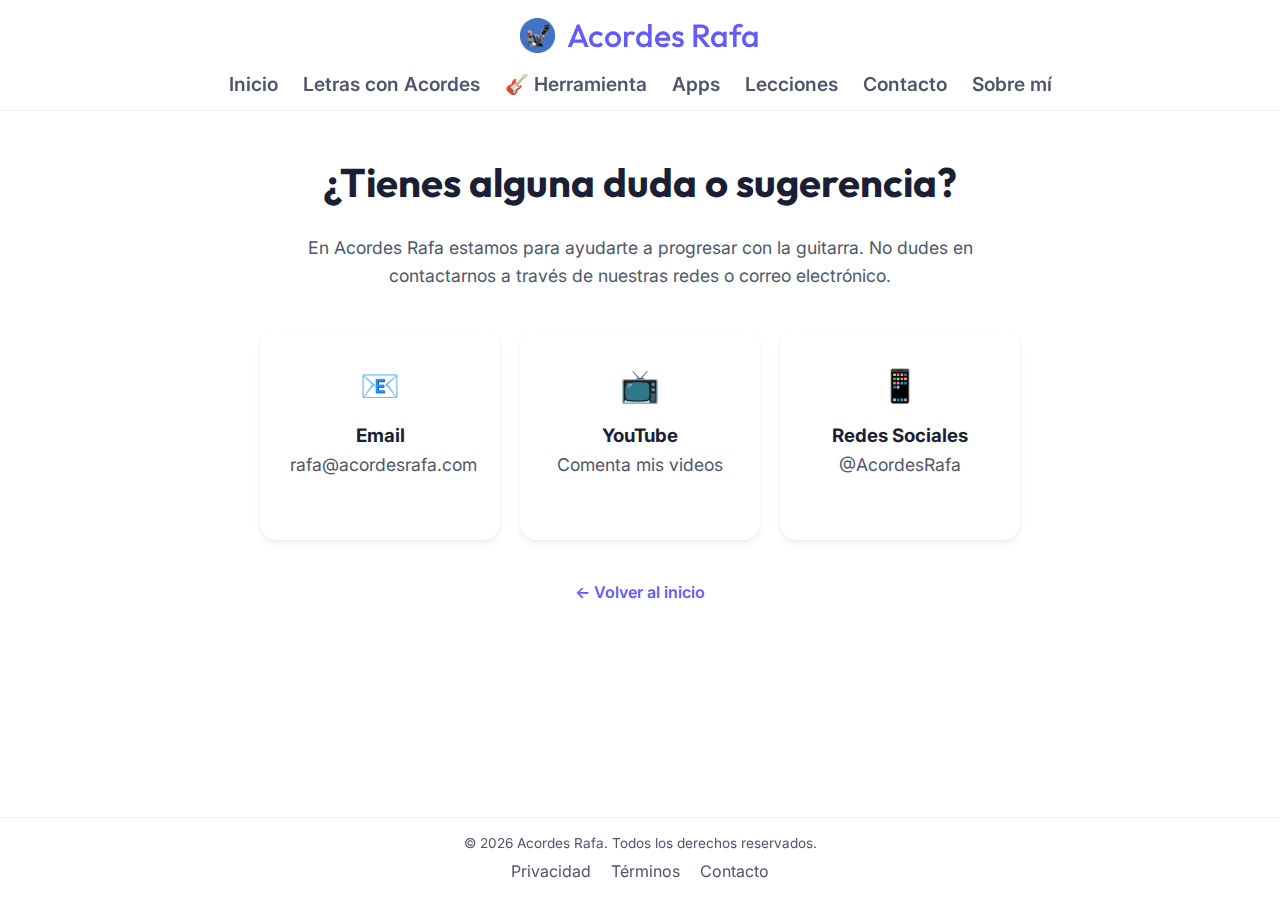
<file: contacto.html>
<!DOCTYPE html>
<html lang="es">
<head>
    <meta charset="UTF-8">
    <meta name="viewport" content="width=device-width, initial-scale=1.0">
    <title>Contacto | Acordes Rafa</title>
    <!-- Google AdSense -->
    <script async src="https://pagead2.googlesyndication.com/pagead/js/adsbygoogle.js?client=ca-pub-2394918736393015"
     crossorigin="anonymous"></script>
    <link rel="stylesheet" href="styles.css">
    <link rel="icon" href="Fondoapp.webp">
    <style>
        .contact-content {
            padding: 150px 20px 100px;
            max-width: 800px;
            margin: 0 auto;
            text-align: center;
        }
        .contact-content h1 {
            font-family: 'Outfit', sans-serif;
            font-size: 2.5rem;
            color: var(--text-dark);
            margin-bottom: 20px;
        }
        .contact-content p {
            font-size: 1.1rem;
            color: var(--text-muted);
            margin-bottom: 30px;
        }
        .contact-methods {
            display: grid;
            grid-template-columns: repeat(auto-fit, minmax(200px, 1fr));
            gap: 20px;
            margin-top: 40px;
        }
        .contact-card {
            background: white;
            padding: 30px;
            border-radius: 16px;
            box-shadow: var(--shadow-soft);
            text-decoration: none;
            color: var(--text-dark);
            transition: var(--transition);
        }
        .contact-card:hover {
            transform: translateY(-5px);
            box-shadow: var(--shadow-hover);
        }
        .contact-card i, .contact-card span {
            font-size: 2rem;
            display: block;
            margin-bottom: 10px;
        }
        .back-link {
            display: inline-block;
            margin-top: 40px;
            color: var(--stripe-blue);
            text-decoration: none;
            font-weight: 600;
        }
    </style>
</head>
<body>

    <header>
        <nav>
            <a href="index.html" class="logo">
                <img src="Fondoapp.webp" alt="Icono">
                Acordes Rafa
            </a>
            <ul class="nav-links">
                <li><a href="index.html#inicio">Inicio</a></li>
                <li><a href="acordes.html">Letras con Acordes</a></li>
                <li><a href="guitar-tool.html">🎸 Herramienta</a></li>
                <li><a href="index.html#apps">Apps</a></li>
                <li><a href="index.html#lecciones">Lecciones</a></li>
                <li><a href="contacto.html" class="active">Contacto</a></li>
                <li><a href="index.html#sobre-mi">Sobre mí</a></li>
            </ul>
        </nav>
    </header>

    <main class="contact-content">
        <h1>¿Tienes alguna duda o sugerencia?</h1>
        <p>En Acordes Rafa estamos para ayudarte a progresar con la guitarra. No dudes en contactarnos a través de nuestras redes o correo electrónico.</p>
        
        <div class="contact-methods">
            <a href="mailto:rafa@acordesrafa.com" class="contact-card">
                <span>📧</span>
                <h3>Email</h3>
                <p>rafa@acordesrafa.com</p>
            </a>
            <a href="https://www.youtube.com/@AcordesRafa" target="_blank" class="contact-card">
                <span>📺</span>
                <h3>YouTube</h3>
                <p>Comenta mis videos</p>
            </a>
            <a href="#" class="contact-card">
                <span>📱</span>
                <h3>Redes Sociales</h3>
                <p>@AcordesRafa</p>
            </a>
        </div>

        <a href="index.html" class="back-link">← Volver al inicio</a>
    </main>

    <footer>
        <div class="container">
            <p>&copy; 2026 Acordes Rafa. Todos los derechos reservados.</p>
            <div style="display: flex; justify-content: center; gap: 20px; margin-top: 5px;">
                <a href="privacidad.html" style="color: var(--text-muted); text-decoration: none;">Privacidad</a>
                <a href="terminos.html" style="color: var(--text-muted); text-decoration: none;">Términos</a>
                <a href="contacto.html" style="color: var(--text-muted); text-decoration: none;">Contacto</a>
            </div>
        </div>
    </footer>

</body>
</html>
</file>
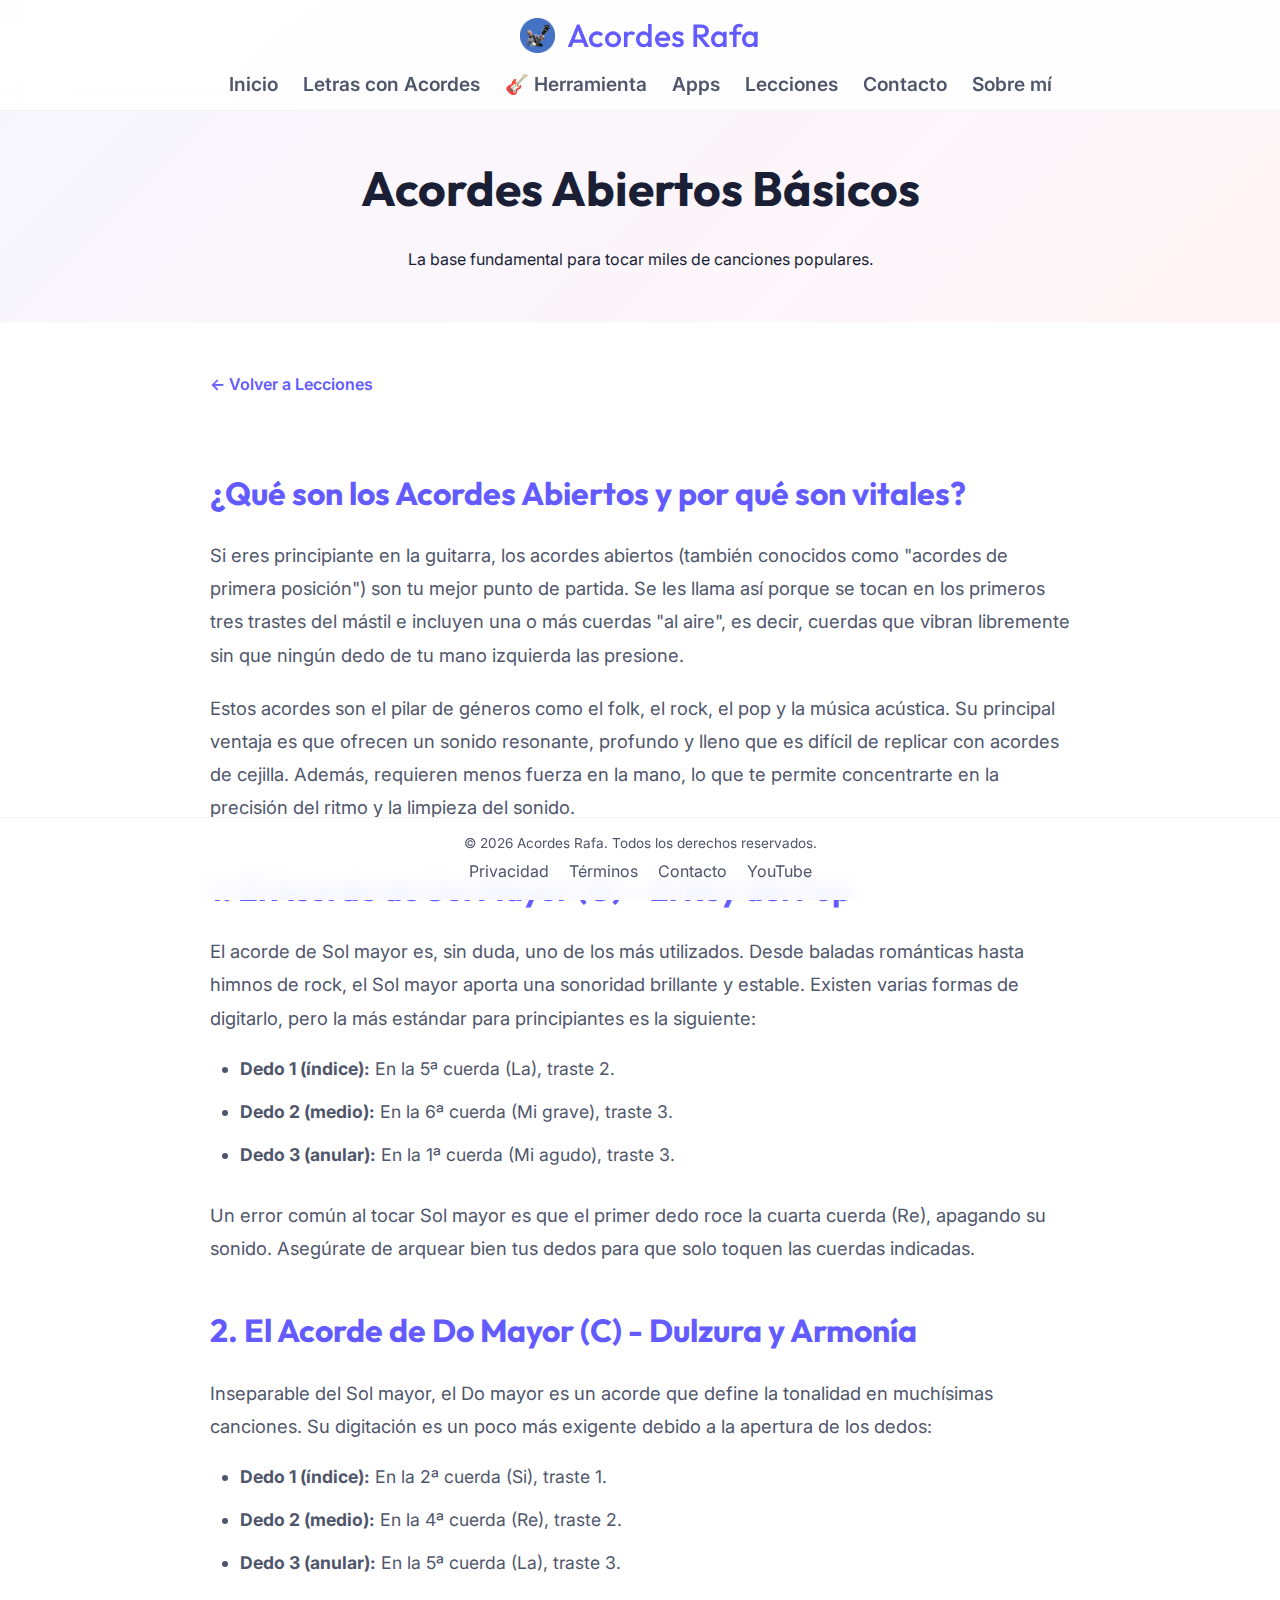
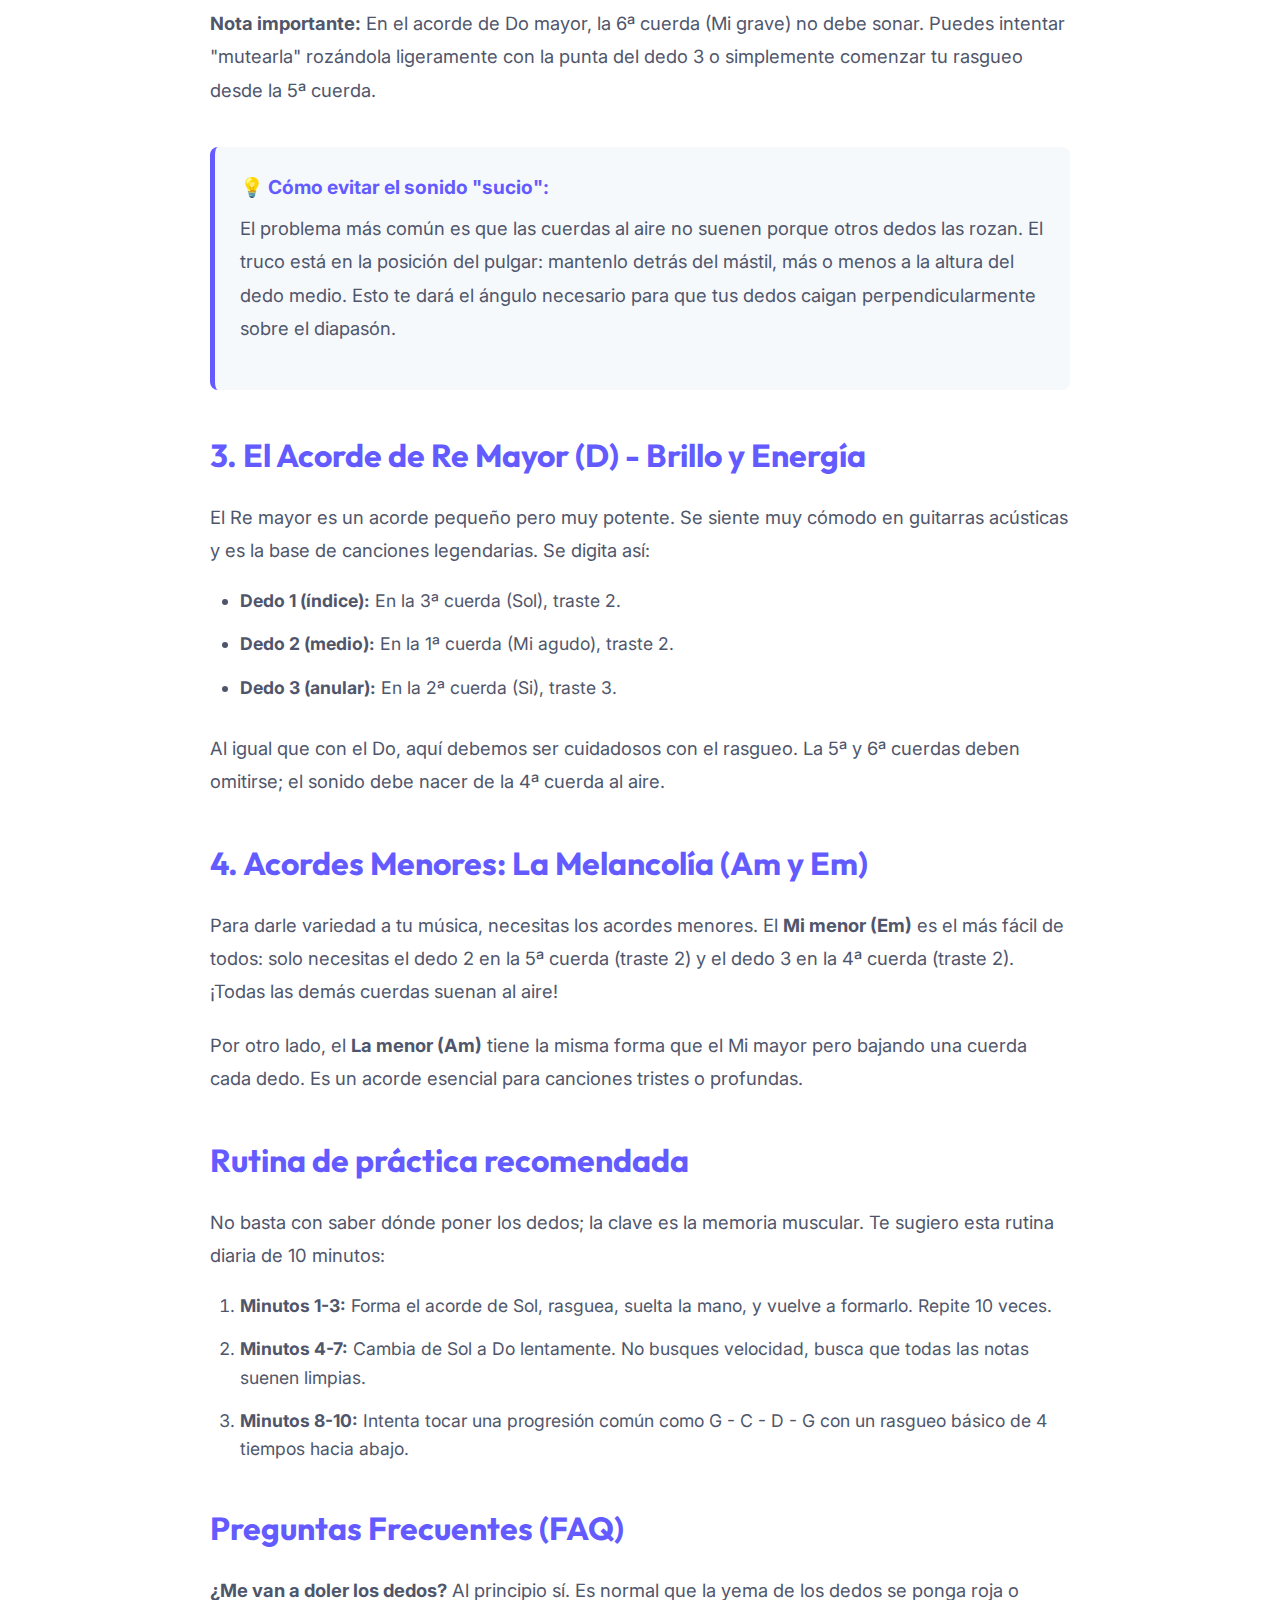
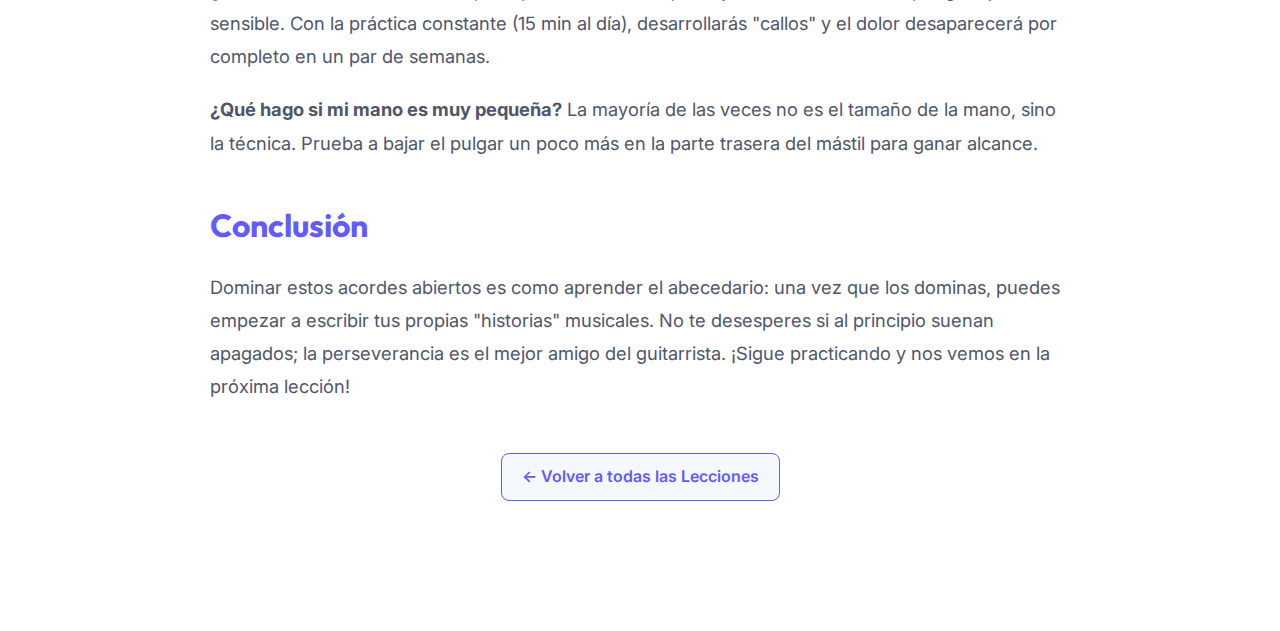
<file: leccion-acordes-abiertos.html>
<!DOCTYPE html>
<html lang="es">
<head>
    <meta charset="UTF-8">
    <meta name="viewport" content="width=device-width, initial-scale=1.0">
    <title>Acordes Abiertos Básicos | Acordes Rafa</title>
    <!-- Google AdSense -->
    <script async src="https://pagead2.googlesyndication.com/pagead/js/adsbygoogle.js?client=ca-pub-2394918736393015"
     crossorigin="anonymous"></script>
    <link rel="stylesheet" href="styles.css">
    <link rel="icon" href="Fondoapp.webp">
    <style>
        .lesson-header {
            padding: 150px 20px 50px;
            background: linear-gradient(135deg, rgba(99, 91, 255, 0.05) 0%, rgba(255, 56, 92, 0.05) 100%);
            text-align: center;
        }
        .lesson-header h1 {
            font-family: 'Outfit', sans-serif;
            font-size: 3rem;
            color: var(--text-dark);
            margin-bottom: 20px;
        }
        .lesson-content {
            max-width: 900px;
            margin: 0 auto;
            padding: 50px 20px 100px;
        }
        .lesson-content h2 {
            font-family: 'Outfit', sans-serif;
            font-size: 2rem;
            color: var(--stripe-blue);
            margin-top: 40px;
            margin-bottom: 20px;
        }
        .lesson-content p {
            font-size: 1.15rem;
            color: var(--text-muted);
            line-height: 1.8;
            margin-bottom: 20px;
        }
        .lesson-content ul, .lesson-content ol {
            margin-left: 30px;
            margin-bottom: 30px;
        }
        .lesson-content li {
            font-size: 1.1rem;
            color: var(--text-muted);
            margin-bottom: 15px;
        }
        .tip-box {
            background-color: var(--bg-secondary);
            border-left: 5px solid var(--stripe-blue);
            padding: 25px;
            border-radius: 8px;
            margin: 40px 0;
        }
        .tip-box h4 {
            color: var(--stripe-blue);
            margin-bottom: 10px;
            font-size: 1.2rem;
        }
        .back-btn {
            display: inline-flex;
            align-items: center;
            margin-bottom: 30px;
            color: var(--stripe-blue);
            text-decoration: none;
            font-weight: 600;
        }
    </style>
</head>
<body>

    <header>
        <nav>
            <a href="index.html" class="logo">
                <img src="Fondoapp.webp" alt="Icono">
                Acordes Rafa
            </a>
            <ul class="nav-links">
                <li><a href="index.html#inicio">Inicio</a></li>
                <li><a href="acordes.html">Letras con Acordes</a></li>
                <li><a href="guitar-tool.html">🎸 Herramienta</a></li>
                <li><a href="index.html#apps">Apps</a></li>
                <li><a href="index.html#lecciones">Lecciones</a></li>
                <li><a href="contacto.html">Contacto</a></li>
                <li><a href="index.html#sobre-mi">Sobre mí</a></li>
            </ul>
        </nav>
    </header>

    <div class="lesson-header">
        <h1>Acordes Abiertos Básicos</h1>
        <p>La base fundamental para tocar miles de canciones populares.</p>
    </div>

    <main class="lesson-content">
        <a href="index.html#lecciones" class="back-btn">← Volver a Lecciones</a>

        <h2>¿Qué son los Acordes Abiertos y por qué son vitales?</h2>
        <p>Si eres principiante en la guitarra, los acordes abiertos (también conocidos como "acordes de primera posición") son tu mejor punto de partida. Se les llama así porque se tocan en los primeros tres trastes del mástil e incluyen una o más cuerdas "al aire", es decir, cuerdas que vibran libremente sin que ningún dedo de tu mano izquierda las presione.</p>
        
        <p>Estos acordes son el pilar de géneros como el folk, el rock, el pop y la música acústica. Su principal ventaja es que ofrecen un sonido resonante, profundo y lleno que es difícil de replicar con acordes de cejilla. Además, requieren menos fuerza en la mano, lo que te permite concentrarte en la precisión del ritmo y la limpieza del sonido.</p>

        <h2>1. El Acorde de Sol Mayor (G) - El Rey del Pop</h2>
        <p>El acorde de Sol mayor es, sin duda, uno de los más utilizados. Desde baladas románticas hasta himnos de rock, el Sol mayor aporta una sonoridad brillante y estable. Existen varias formas de digitarlo, pero la más estándar para principiantes es la siguiente:</p>
        <ul>
            <li><strong>Dedo 1 (índice):</strong> En la 5ª cuerda (La), traste 2.</li>
            <li><strong>Dedo 2 (medio):</strong> En la 6ª cuerda (Mi grave), traste 3.</li>
            <li><strong>Dedo 3 (anular):</strong> En la 1ª cuerda (Mi agudo), traste 3.</li>
        </ul>
        <p>Un error común al tocar Sol mayor es que el primer dedo roce la cuarta cuerda (Re), apagando su sonido. Asegúrate de arquear bien tus dedos para que solo toquen las cuerdas indicadas.</p>

        <h2>2. El Acorde de Do Mayor (C) - Dulzura y Armonía</h2>
        <p>Inseparable del Sol mayor, el Do mayor es un acorde que define la tonalidad en muchísimas canciones. Su digitación es un poco más exigente debido a la apertura de los dedos:</p>
        <ul>
            <li><strong>Dedo 1 (índice):</strong> En la 2ª cuerda (Si), traste 1.</li>
            <li><strong>Dedo 2 (medio):</strong> En la 4ª cuerda (Re), traste 2.</li>
            <li><strong>Dedo 3 (anular):</strong> En la 5ª cuerda (La), traste 3.</li>
        </ul>
        <p><strong>Nota importante:</strong> En el acorde de Do mayor, la 6ª cuerda (Mi grave) no debe sonar. Puedes intentar "mutearla" rozándola ligeramente con la punta del dedo 3 o simplemente comenzar tu rasgueo desde la 5ª cuerda.</p>

        <div class="tip-box">
            <h4>💡 Cómo evitar el sonido "sucio":</h4>
            <p>El problema más común es que las cuerdas al aire no suenen porque otros dedos las rozan. El truco está en la posición del pulgar: mantenlo detrás del mástil, más o menos a la altura del dedo medio. Esto te dará el ángulo necesario para que tus dedos caigan perpendicularmente sobre el diapasón.</p>
        </div>

        <h2>3. El Acorde de Re Mayor (D) - Brillo y Energía</h2>
        <p>El Re mayor es un acorde pequeño pero muy potente. Se siente muy cómodo en guitarras acústicas y es la base de canciones legendarias. Se digita así:</p>
        <ul>
            <li><strong>Dedo 1 (índice):</strong> En la 3ª cuerda (Sol), traste 2.</li>
            <li><strong>Dedo 2 (medio):</strong> En la 1ª cuerda (Mi agudo), traste 2.</li>
            <li><strong>Dedo 3 (anular):</strong> En la 2ª cuerda (Si), traste 3.</li>
        </ul>
        <p>Al igual que con el Do, aquí debemos ser cuidadosos con el rasgueo. La 5ª y 6ª cuerdas deben omitirse; el sonido debe nacer de la 4ª cuerda al aire.</p>

        <h2>4. Acordes Menores: La Melancolía (Am y Em)</h2>
        <p>Para darle variedad a tu música, necesitas los acordes menores. El <strong>Mi menor (Em)</strong> es el más fácil de todos: solo necesitas el dedo 2 en la 5ª cuerda (traste 2) y el dedo 3 en la 4ª cuerda (traste 2). ¡Todas las demás cuerdas suenan al aire!</p>
        <p>Por otro lado, el <strong>La menor (Am)</strong> tiene la misma forma que el Mi mayor pero bajando una cuerda cada dedo. Es un acorde esencial para canciones tristes o profundas.</p>

        <h2>Rutina de práctica recomendada</h2>
        <p>No basta con saber dónde poner los dedos; la clave es la memoria muscular. Te sugiero esta rutina diaria de 10 minutos:</p>
        <ol>
            <li><strong>Minutos 1-3:</strong> Forma el acorde de Sol, rasguea, suelta la mano, y vuelve a formarlo. Repite 10 veces.</li>
            <li><strong>Minutos 4-7:</strong> Cambia de Sol a Do lentamente. No busques velocidad, busca que todas las notas suenen limpias.</li>
            <li><strong>Minutos 8-10:</strong> Intenta tocar una progresión común como G - C - D - G con un rasgueo básico de 4 tiempos hacia abajo.</li>
        </ol>

        <h2>Preguntas Frecuentes (FAQ)</h2>
        <p><strong>¿Me van a doler los dedos?</strong> Al principio sí. Es normal que la yema de los dedos se ponga roja o sensible. Con la práctica constante (15 min al día), desarrollarás "callos" y el dolor desaparecerá por completo en un par de semanas.</p>
        <p><strong>¿Qué hago si mi mano es muy pequeña?</strong> La mayoría de las veces no es el tamaño de la mano, sino la técnica. Prueba a bajar el pulgar un poco más en la parte trasera del mástil para ganar alcance.</p>

        <h2>Conclusión</h2>
        <p>Dominar estos acordes abiertos es como aprender el abecedario: una vez que los dominas, puedes empezar a escribir tus propias "historias" musicales. No te desesperes si al principio suenan apagados; la perseverancia es el mejor amigo del guitarrista. ¡Sigue practicando y nos vemos en la próxima lección!</p>

        <div style="margin-top: 50px; text-align: center;">
            <a href="index.html#lecciones" class="back-btn" style="background: var(--bg-secondary); padding: 10px 20px; border-radius: 8px; border: 1px solid var(--stripe-blue);">
                ← Volver a todas las Lecciones
            </a>
        </div>
    </main>

    <footer>
        <div class="container">
            <p>&copy; 2026 Acordes Rafa. Todos los derechos reservados.</p>
            <div style="display: flex; justify-content: center; gap: 20px; margin-top: 5px;">
                <a href="privacidad.html" style="color: var(--text-muted); text-decoration: none;">Privacidad</a>
                <a href="terminos.html" style="color: var(--text-muted); text-decoration: none;">Términos</a>
                <a href="contacto.html" style="color: var(--text-muted); text-decoration: none;">Contacto</a>
                <a href="https://www.youtube.com/@AcordesRafa" target="_blank" style="color: var(--text-muted); text-decoration: none;">YouTube</a>
            </div>
        </div>
    </footer>

</body>
</html>
</file>
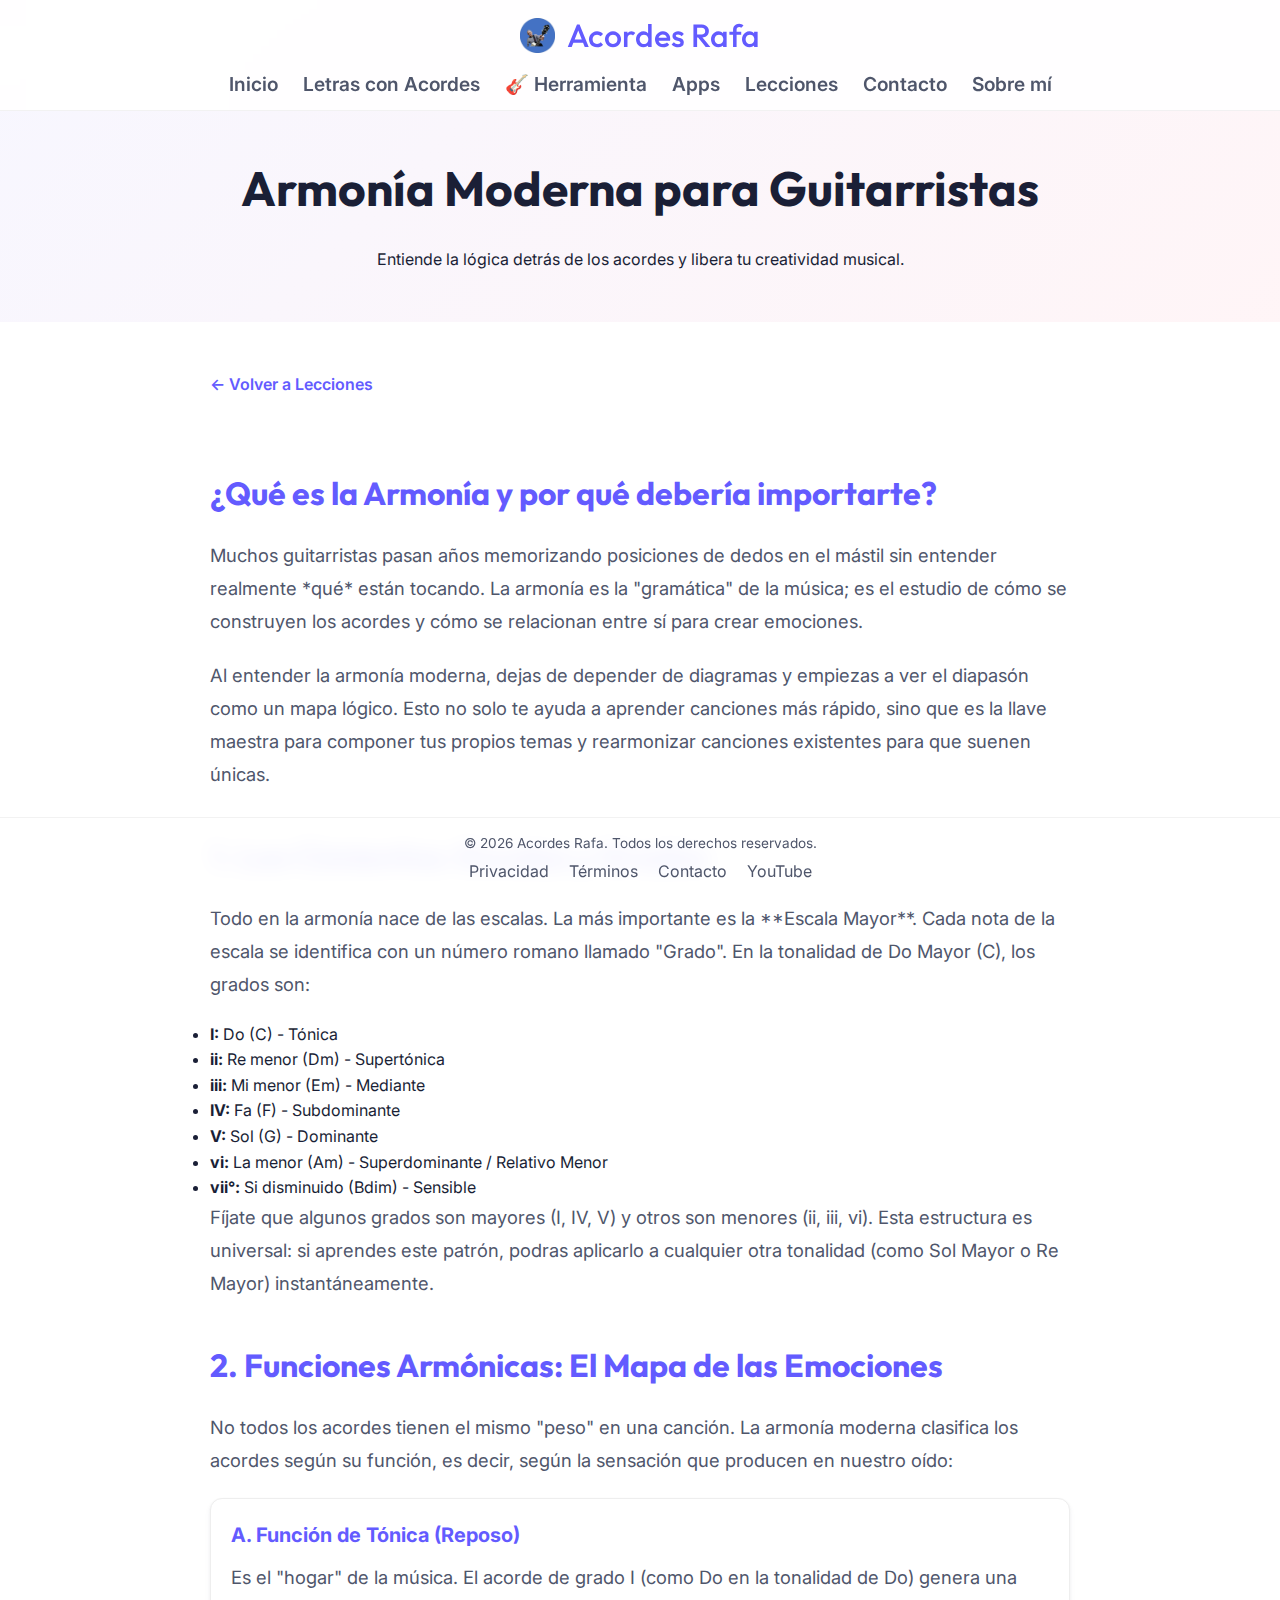
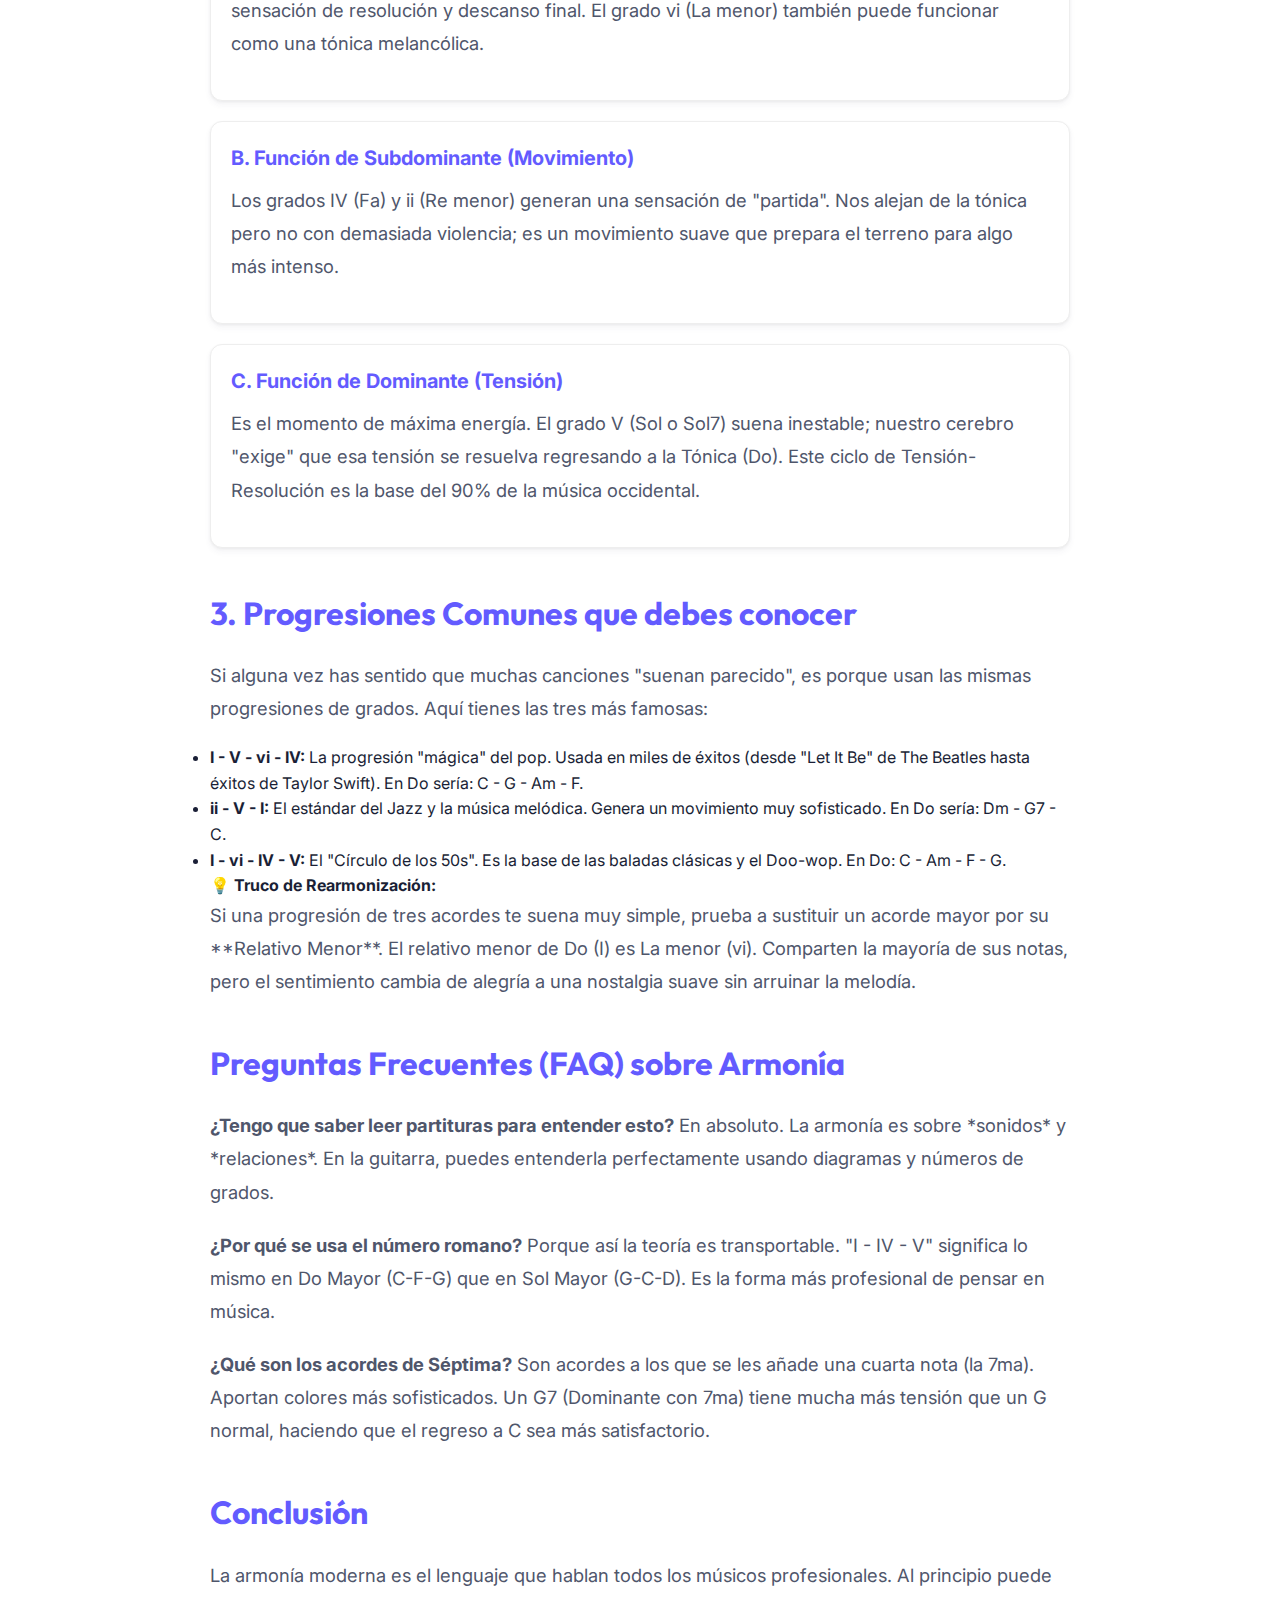
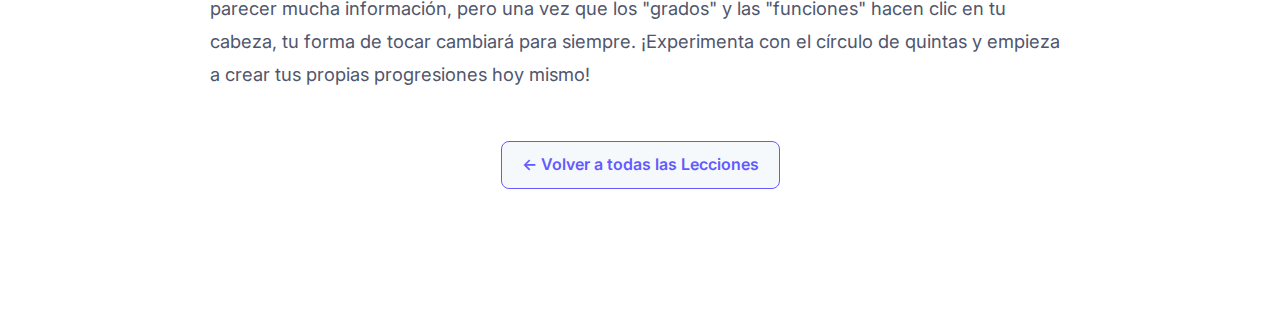
<file: leccion-armonia.html>
<!DOCTYPE html>
<html lang="es">
<head>
    <meta charset="UTF-8">
    <meta name="viewport" content="width=device-width, initial-scale=1.0">
    <title>Armonía Moderna para Guitarra | Acordes Rafa</title>
    <!-- Google AdSense -->
    <script async src="https://pagead2.googlesyndication.com/pagead/js/adsbygoogle.js?client=ca-pub-2394918736393015"
     crossorigin="anonymous"></script>
    <link rel="stylesheet" href="styles.css">
    <link rel="icon" href="Fondoapp.webp">
    <style>
        .lesson-header {
            padding: 150px 20px 50px;
            background: linear-gradient(135deg, rgba(99, 91, 255, 0.05) 0%, rgba(255, 56, 92, 0.05) 100%);
            text-align: center;
        }
        .lesson-header h1 {
            font-family: 'Outfit', sans-serif;
            font-size: 3rem;
            color: var(--text-dark);
            margin-bottom: 20px;
        }
        .lesson-content {
            max-width: 900px;
            margin: 0 auto;
            padding: 50px 20px 100px;
        }
        .lesson-content h2 {
            font-family: 'Outfit', sans-serif;
            font-size: 2rem;
            color: var(--stripe-blue);
            margin-top: 40px;
            margin-bottom: 20px;
        }
        .lesson-content p {
            font-size: 1.15rem;
            color: var(--text-muted);
            line-height: 1.8;
            margin-bottom: 20px;
        }
        .chord-box {
            background: #fff;
            border: 1px solid #eee;
            border-radius: 12px;
            padding: 20px;
            margin: 20px 0;
            box-shadow: var(--shadow-soft);
        }
        .chord-name {
            font-weight: 700;
            color: var(--stripe-blue);
            font-size: 1.25rem;
            margin-bottom: 10px;
            display: block;
        }
        .back-btn {
            display: inline-flex;
            align-items: center;
            margin-bottom: 30px;
            color: var(--stripe-blue);
            text-decoration: none;
            font-weight: 600;
        }
    </style>
</head>
<body>

    <header>
        <nav>
            <a href="index.html" class="logo">
                <img src="Fondoapp.webp" alt="Icono">
                Acordes Rafa
            </a>
            <ul class="nav-links">
                <li><a href="index.html#inicio">Inicio</a></li>
                <li><a href="acordes.html">Letras con Acordes</a></li>
                <li><a href="guitar-tool.html">🎸 Herramienta</a></li>
                <li><a href="index.html#apps">Apps</a></li>
                <li><a href="index.html#lecciones">Lecciones</a></li>
                <li><a href="contacto.html">Contacto</a></li>
                <li><a href="index.html#sobre-mi">Sobre mí</a></li>
            </ul>
        </nav>
    </header>

    <div class="lesson-header">
        <h1>Armonía Moderna para Guitarristas</h1>
        <p>Entiende la lógica detrás de los acordes y libera tu creatividad musical.</p>
    </div>

    <main class="lesson-content">
        <a href="index.html#lecciones" class="back-btn">← Volver a Lecciones</a>

        <h2>¿Qué es la Armonía y por qué debería importarte?</h2>
        <p>Muchos guitarristas pasan años memorizando posiciones de dedos en el mástil sin entender realmente *qué* están tocando. La armonía es la "gramática" de la música; es el estudio de cómo se construyen los acordes y cómo se relacionan entre sí para crear emociones.</p>
        
        <p>Al entender la armonía moderna, dejas de depender de diagramas y empiezas a ver el diapasón como un mapa lógico. Esto no solo te ayuda a aprender canciones más rápido, sino que es la llave maestra para componer tus propios temas y rearmonizar canciones existentes para que suenen únicas.</p>

        <h2>1. Los Cimientos: Escalas y Grados</h2>
        <p>Todo en la armonía nace de las escalas. La más importante es la **Escala Mayor**. Cada nota de la escala se identifica con un número romano llamado "Grado". En la tonalidad de Do Mayor (C), los grados son:</p>
        <ul>
            <li><strong>I:</strong> Do (C) - Tónica</li>
            <li><strong>ii:</strong> Re menor (Dm) - Supertónica</li>
            <li><strong>iii:</strong> Mi menor (Em) - Mediante</li>
            <li><strong>IV:</strong> Fa (F) - Subdominante</li>
            <li><strong>V:</strong> Sol (G) - Dominante</li>
            <li><strong>vi:</strong> La menor (Am) - Superdominante / Relativo Menor</li>
            <li><strong>vii°:</strong> Si disminuido (Bdim) - Sensible</li>
        </ul>
        <p>Fíjate que algunos grados son mayores (I, IV, V) y otros son menores (ii, iii, vi). Esta estructura es universal: si aprendes este patrón, podras aplicarlo a cualquier otra tonalidad (como Sol Mayor o Re Mayor) instantáneamente.</p>

        <h2>2. Funciones Armónicas: El Mapa de las Emociones</h2>
        <p>No todos los acordes tienen el mismo "peso" en una canción. La armonía moderna clasifica los acordes según su función, es decir, según la sensación que producen en nuestro oído:</p>
        
        <div class="chord-box">
            <span class="chord-name">A. Función de Tónica (Reposo)</span>
            <p>Es el "hogar" de la música. El acorde de grado I (como Do en la tonalidad de Do) genera una sensación de resolución y descanso final. El grado vi (La menor) también puede funcionar como una tónica melancólica.</p>
        </div>

        <div class="chord-box">
            <span class="chord-name">B. Función de Subdominante (Movimiento)</span>
            <p>Los grados IV (Fa) y ii (Re menor) generan una sensación de "partida". Nos alejan de la tónica pero no con demasiada violencia; es un movimiento suave que prepara el terreno para algo más intenso.</p>
        </div>

        <div class="chord-box">
            <span class="chord-name">C. Función de Dominante (Tensión)</span>
            <p>Es el momento de máxima energía. El grado V (Sol o Sol7) suena inestable; nuestro cerebro "exige" que esa tensión se resuelva regresando a la Tónica (Do). Este ciclo de Tensión-Resolución es la base del 90% de la música occidental.</p>
        </div>

        <h2>3. Progresiones Comunes que debes conocer</h2>
        <p>Si alguna vez has sentido que muchas canciones "suenan parecido", es porque usan las mismas progresiones de grados. Aquí tienes las tres más famosas:</p>
        <ul>
            <li><strong>I - V - vi - IV:</strong> La progresión "mágica" del pop. Usada en miles de éxitos (desde "Let It Be" de The Beatles hasta éxitos de Taylor Swift). En Do sería: C - G - Am - F.</li>
            <li><strong>ii - V - I:</strong> El estándar del Jazz y la música melódica. Genera un movimiento muy sofisticado. En Do sería: Dm - G7 - C.</li>
            <li><strong>I - vi - IV - V:</strong> El "Círculo de los 50s". Es la base de las baladas clásicas y el Doo-wop. En Do: C - Am - F - G.</li>
        </ul>

        <div class="tip-box">
            <h4>💡 Truco de Rearmonización:</h4>
            <p>Si una progresión de tres acordes te suena muy simple, prueba a sustituir un acorde mayor por su **Relativo Menor**. El relativo menor de Do (I) es La menor (vi). Comparten la mayoría de sus notas, pero el sentimiento cambia de alegría a una nostalgia suave sin arruinar la melodía.</p>
        </div>

        <h2>Preguntas Frecuentes (FAQ) sobre Armonía</h2>
        <p><strong>¿Tengo que saber leer partituras para entender esto?</strong> En absoluto. La armonía es sobre *sonidos* y *relaciones*. En la guitarra, puedes entenderla perfectamente usando diagramas y números de grados.</p>
        <p><strong>¿Por qué se usa el número romano?</strong> Porque así la teoría es transportable. "I - IV - V" significa lo mismo en Do Mayor (C-F-G) que en Sol Mayor (G-C-D). Es la forma más profesional de pensar en música.</p>
        <p><strong>¿Qué son los acordes de Séptima?</strong> Son acordes a los que se les añade una cuarta nota (la 7ma). Aportan colores más sofisticados. Un G7 (Dominante con 7ma) tiene mucha más tensión que un G normal, haciendo que el regreso a C sea más satisfactorio.</p>

        <h2>Conclusión</h2>
        <p>La armonía moderna es el lenguaje que hablan todos los músicos profesionales. Al principio puede parecer mucha información, pero una vez que los "grados" y las "funciones" hacen clic en tu cabeza, tu forma de tocar cambiará para siempre. ¡Experimenta con el círculo de quintas y empieza a crear tus propias progresiones hoy mismo!</p>

        <div style="margin-top: 50px; text-align: center;">
            <a href="index.html#lecciones" class="back-btn" style="background: var(--bg-secondary); padding: 10px 20px; border-radius: 8px; border: 1px solid var(--stripe-blue);">
                ← Volver a todas las Lecciones
            </a>
        </div>
    </main>

    <footer>
        <div class="container">
            <p>&copy; 2026 Acordes Rafa. Todos los derechos reservados.</p>
            <div style="display: flex; justify-content: center; gap: 20px; margin-top: 5px;">
                <a href="privacidad.html" style="color: var(--text-muted); text-decoration: none;">Privacidad</a>
                <a href="terminos.html" style="color: var(--text-muted); text-decoration: none;">Términos</a>
                <a href="contacto.html" style="color: var(--text-muted); text-decoration: none;">Contacto</a>
                <a href="https://www.youtube.com/@AcordesRafa" target="_blank" style="color: var(--text-muted); text-decoration: none;">YouTube</a>
            </div>
        </div>
    </footer>

</body>
</html>
</file>
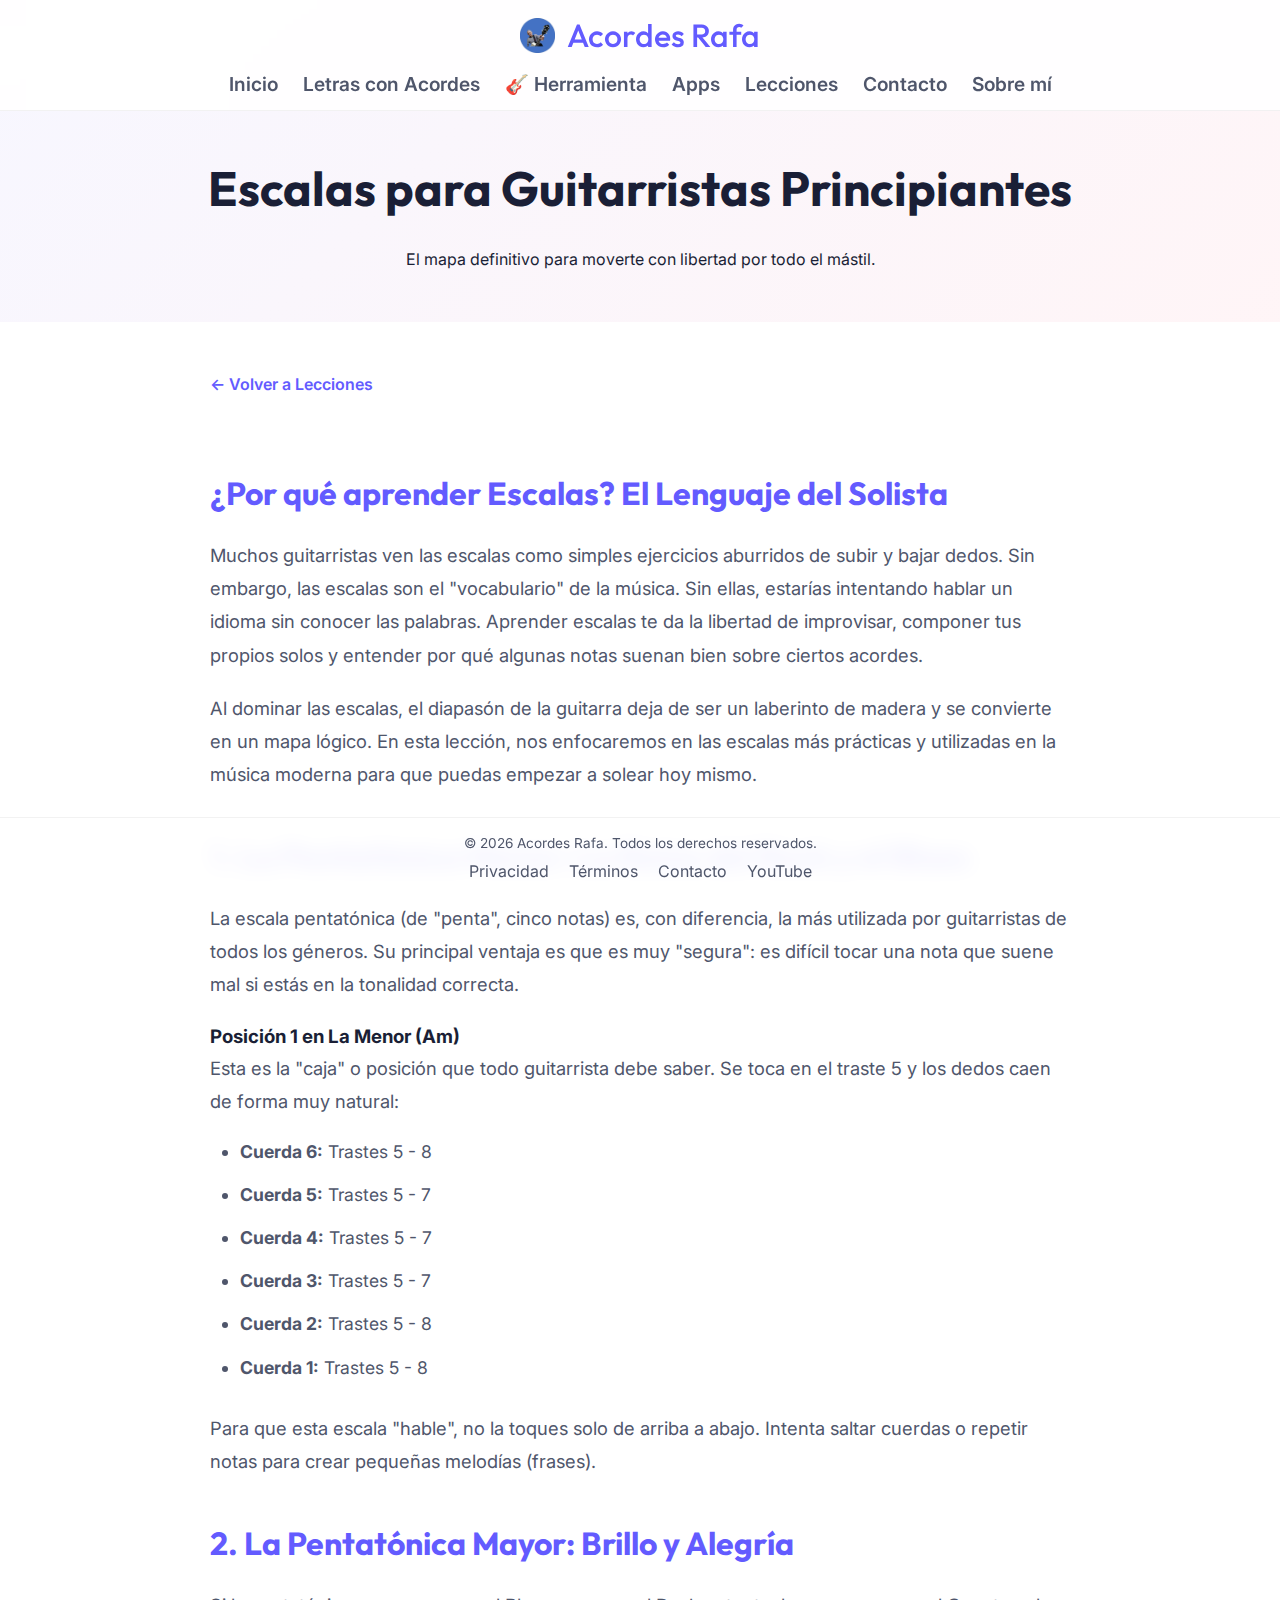
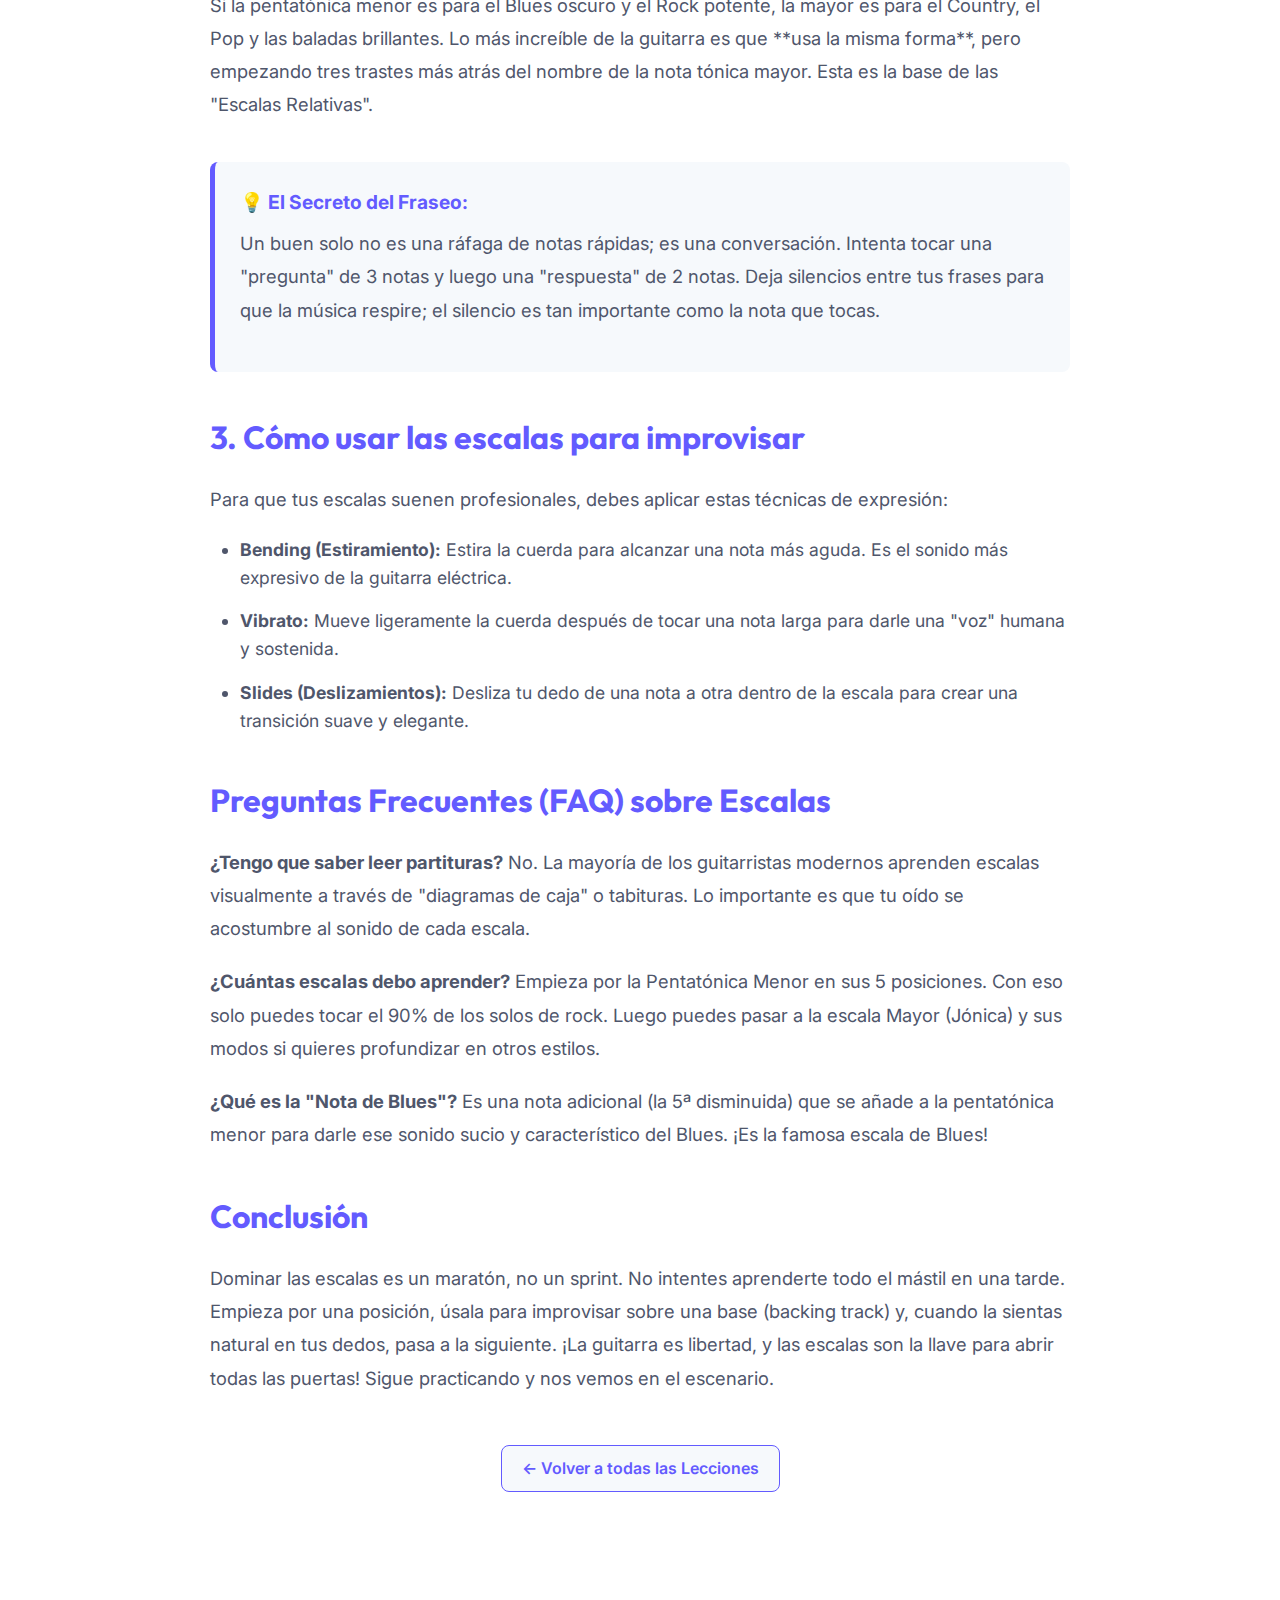
<file: leccion-escalas.html>
<!DOCTYPE html>
<html lang="es">
<head>
    <meta charset="UTF-8">
    <meta name="viewport" content="width=device-width, initial-scale=1.0">
    <title>Introducción a las Escalas | Acordes Rafa</title>
    <!-- Google AdSense -->
    <script async src="https://pagead2.googlesyndication.com/pagead/js/adsbygoogle.js?client=ca-pub-2394918736393015"
     crossorigin="anonymous"></script>
    <link rel="stylesheet" href="styles.css">
    <link rel="icon" href="Fondoapp.webp">
    <style>
        .lesson-header {
            padding: 150px 20px 50px;
            background: linear-gradient(135deg, rgba(99, 91, 255, 0.05) 0%, rgba(255, 56, 92, 0.05) 100%);
            text-align: center;
        }
        .lesson-header h1 {
            font-family: 'Outfit', sans-serif;
            font-size: 3rem;
            color: var(--text-dark);
            margin-bottom: 20px;
        }
        .lesson-content {
            max-width: 900px;
            margin: 0 auto;
            padding: 50px 20px 100px;
        }
        .lesson-content h2 {
            font-family: 'Outfit', sans-serif;
            font-size: 2rem;
            color: var(--stripe-blue);
            margin-top: 40px;
            margin-bottom: 20px;
        }
        .lesson-content p {
            font-size: 1.15rem;
            color: var(--text-muted);
            line-height: 1.8;
            margin-bottom: 20px;
        }
        .lesson-content ul, .lesson-content ol {
            margin-left: 30px;
            margin-bottom: 30px;
        }
        .lesson-content li {
            font-size: 1.1rem;
            color: var(--text-muted);
            margin-bottom: 15px;
        }
        .tip-box {
            background-color: var(--bg-secondary);
            border-left: 5px solid var(--stripe-blue);
            padding: 25px;
            border-radius: 8px;
            margin: 40px 0;
        }
        .tip-box h4 {
            color: var(--stripe-blue);
            margin-bottom: 10px;
            font-size: 1.2rem;
        }
        .back-btn {
            display: inline-flex;
            align-items: center;
            margin-bottom: 30px;
            color: var(--stripe-blue);
            text-decoration: none;
            font-weight: 600;
        }
    </style>
</head>
<body>

    <header>
        <nav>
            <a href="index.html" class="logo">
                <img src="Fondoapp.webp" alt="Icono">
                Acordes Rafa
            </a>
            <ul class="nav-links">
                <li><a href="index.html#inicio">Inicio</a></li>
                <li><a href="acordes.html">Letras con Acordes</a></li>
                <li><a href="guitar-tool.html">🎸 Herramienta</a></li>
                <li><a href="index.html#apps">Apps</a></li>
                <li><a href="index.html#lecciones">Lecciones</a></li>
                <li><a href="contacto.html">Contacto</a></li>
                <li><a href="index.html#sobre-mi">Sobre mí</a></li>
            </ul>
        </nav>
    </header>

    <div class="lesson-header">
        <h1>Escalas para Guitarristas Principiantes</h1>
        <p>El mapa definitivo para moverte con libertad por todo el mástil.</p>
    </div>

    <main class="lesson-content">
        <a href="index.html#lecciones" class="back-btn">← Volver a Lecciones</a>

        <h2>¿Por qué aprender Escalas? El Lenguaje del Solista</h2>
        <p>Muchos guitarristas ven las escalas como simples ejercicios aburridos de subir y bajar dedos. Sin embargo, las escalas son el "vocabulario" de la música. Sin ellas, estarías intentando hablar un idioma sin conocer las palabras. Aprender escalas te da la libertad de improvisar, componer tus propios solos y entender por qué algunas notas suenan bien sobre ciertos acordes.</p>
        
        <p>Al dominar las escalas, el diapasón de la guitarra deja de ser un laberinto de madera y se convierte en un mapa lógico. En esta lección, nos enfocaremos en las escalas más prácticas y utilizadas en la música moderna para que puedas empezar a solear hoy mismo.</p>

        <h2>1. La Pentatónica Menor: La Reina del Rock y el Blues</h2>
        <p>La escala pentatónica (de "penta", cinco notas) es, con diferencia, la más utilizada por guitarristas de todos los géneros. Su principal ventaja es que es muy "segura": es difícil tocar una nota que suene mal si estás en la tonalidad correcta.</p>
        <h3>Posición 1 en La Menor (Am)</h3>
        <p>Esta es la "caja" o posición que todo guitarrista debe saber. Se toca en el traste 5 y los dedos caen de forma muy natural:</p>
        <ul>
            <li><strong>Cuerda 6:</strong> Trastes 5 - 8</li>
            <li><strong>Cuerda 5:</strong> Trastes 5 - 7</li>
            <li><strong>Cuerda 4:</strong> Trastes 5 - 7</li>
            <li><strong>Cuerda 3:</strong> Trastes 5 - 7</li>
            <li><strong>Cuerda 2:</strong> Trastes 5 - 8</li>
            <li><strong>Cuerda 1:</strong> Trastes 5 - 8</li>
        </ul>
        <p>Para que esta escala "hable", no la toques solo de arriba a abajo. Intenta saltar cuerdas o repetir notas para crear pequeñas melodías (frases).</p>

        <h2>2. La Pentatónica Mayor: Brillo y Alegría</h2>
        <p>Si la pentatónica menor es para el Blues oscuro y el Rock potente, la mayor es para el Country, el Pop y las baladas brillantes. Lo más increíble de la guitarra es que **usa la misma forma**, pero empezando tres trastes más atrás del nombre de la nota tónica mayor. Esta es la base de las "Escalas Relativas".</p>

        <div class="tip-box">
            <h4>💡 El Secreto del Fraseo:</h4>
            <p>Un buen solo no es una ráfaga de notas rápidas; es una conversación. Intenta tocar una "pregunta" de 3 notas y luego una "respuesta" de 2 notas. Deja silencios entre tus frases para que la música respire; el silencio es tan importante como la nota que tocas.</p>
        </div>

        <h2>3. Cómo usar las escalas para improvisar</h2>
        <p>Para que tus escalas suenen profesionales, debes aplicar estas técnicas de expresión:</p>
        <ul>
            <li><strong>Bending (Estiramiento):</strong> Estira la cuerda para alcanzar una nota más aguda. Es el sonido más expresivo de la guitarra eléctrica.</li>
            <li><strong>Vibrato:</strong> Mueve ligeramente la cuerda después de tocar una nota larga para darle una "voz" humana y sostenida.</li>
            <li><strong>Slides (Deslizamientos):</strong> Desliza tu dedo de una nota a otra dentro de la escala para crear una transición suave y elegante.</li>
        </ul>

        <h2>Preguntas Frecuentes (FAQ) sobre Escalas</h2>
        <p><strong>¿Tengo que saber leer partituras?</strong> No. La mayoría de los guitarristas modernos aprenden escalas visualmente a través de "diagramas de caja" o tabituras. Lo importante es que tu oído se acostumbre al sonido de cada escala.</p>
        <p><strong>¿Cuántas escalas debo aprender?</strong> Empieza por la Pentatónica Menor en sus 5 posiciones. Con eso solo puedes tocar el 90% de los solos de rock. Luego puedes pasar a la escala Mayor (Jónica) y sus modos si quieres profundizar en otros estilos.</p>
        <p><strong>¿Qué es la "Nota de Blues"?</strong> Es una nota adicional (la 5ª disminuida) que se añade a la pentatónica menor para darle ese sonido sucio y característico del Blues. ¡Es la famosa escala de Blues!</p>

        <h2>Conclusión</h2>
        <p>Dominar las escalas es un maratón, no un sprint. No intentes aprenderte todo el mástil en una tarde. Empieza por una posición, úsala para improvisar sobre una base (backing track) y, cuando la sientas natural en tus dedos, pasa a la siguiente. ¡La guitarra es libertad, y las escalas son la llave para abrir todas las puertas! Sigue practicando y nos vemos en el escenario.</p>

        <div style="margin-top: 50px; text-align: center;">
            <a href="index.html#lecciones" class="back-btn" style="background: var(--bg-secondary); padding: 10px 20px; border-radius: 8px; border: 1px solid var(--stripe-blue);">
                ← Volver a todas las Lecciones
            </a>
        </div>
    </main>

    <footer>
        <div class="container">
            <p>&copy; 2026 Acordes Rafa. Todos los derechos reservados.</p>
            <div style="display: flex; justify-content: center; gap: 20px; margin-top: 5px;">
                <a href="privacidad.html" style="color: var(--text-muted); text-decoration: none;">Privacidad</a>
                <a href="terminos.html" style="color: var(--text-muted); text-decoration: none;">Términos</a>
                <a href="contacto.html" style="color: var(--text-muted); text-decoration: none;">Contacto</a>
                <a href="https://www.youtube.com/@AcordesRafa" target="_blank" style="color: var(--text-muted); text-decoration: none;">YouTube</a>
            </div>
        </div>
    </footer>

</body>
</html>
</file>
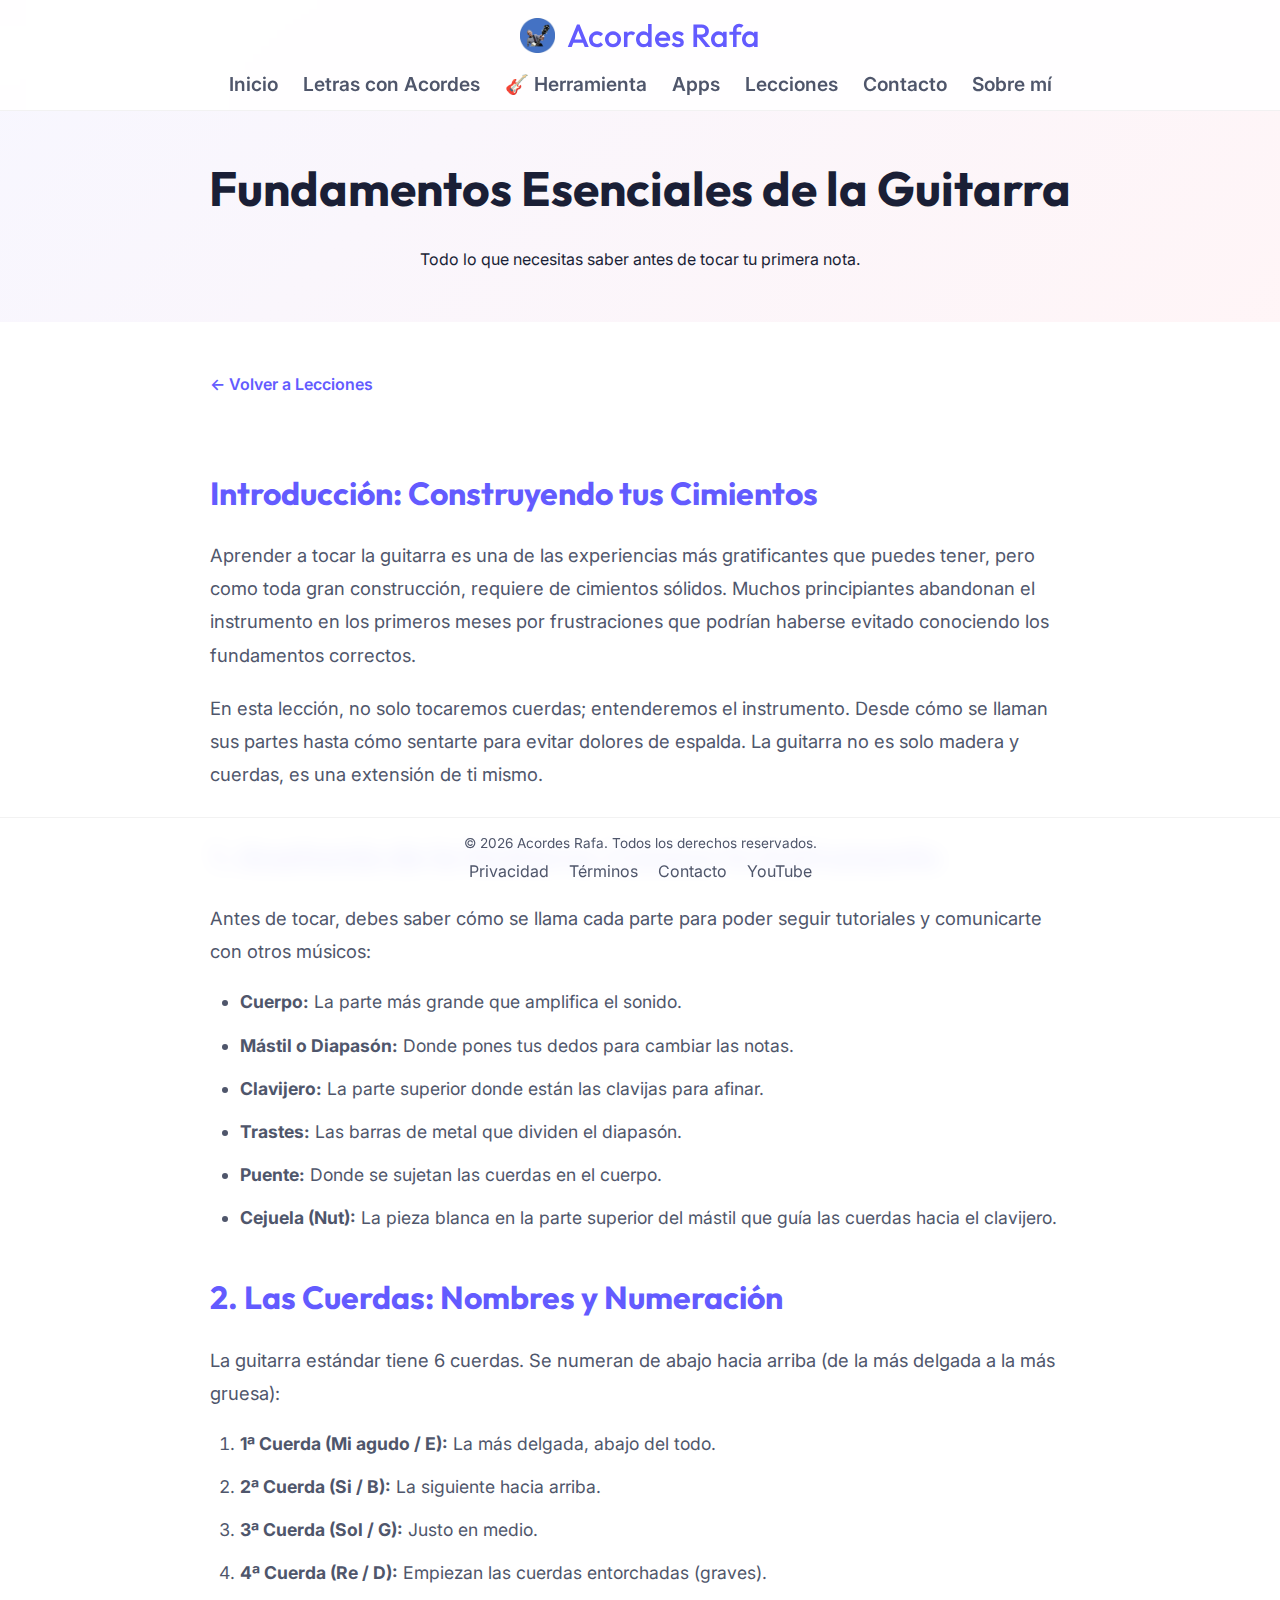
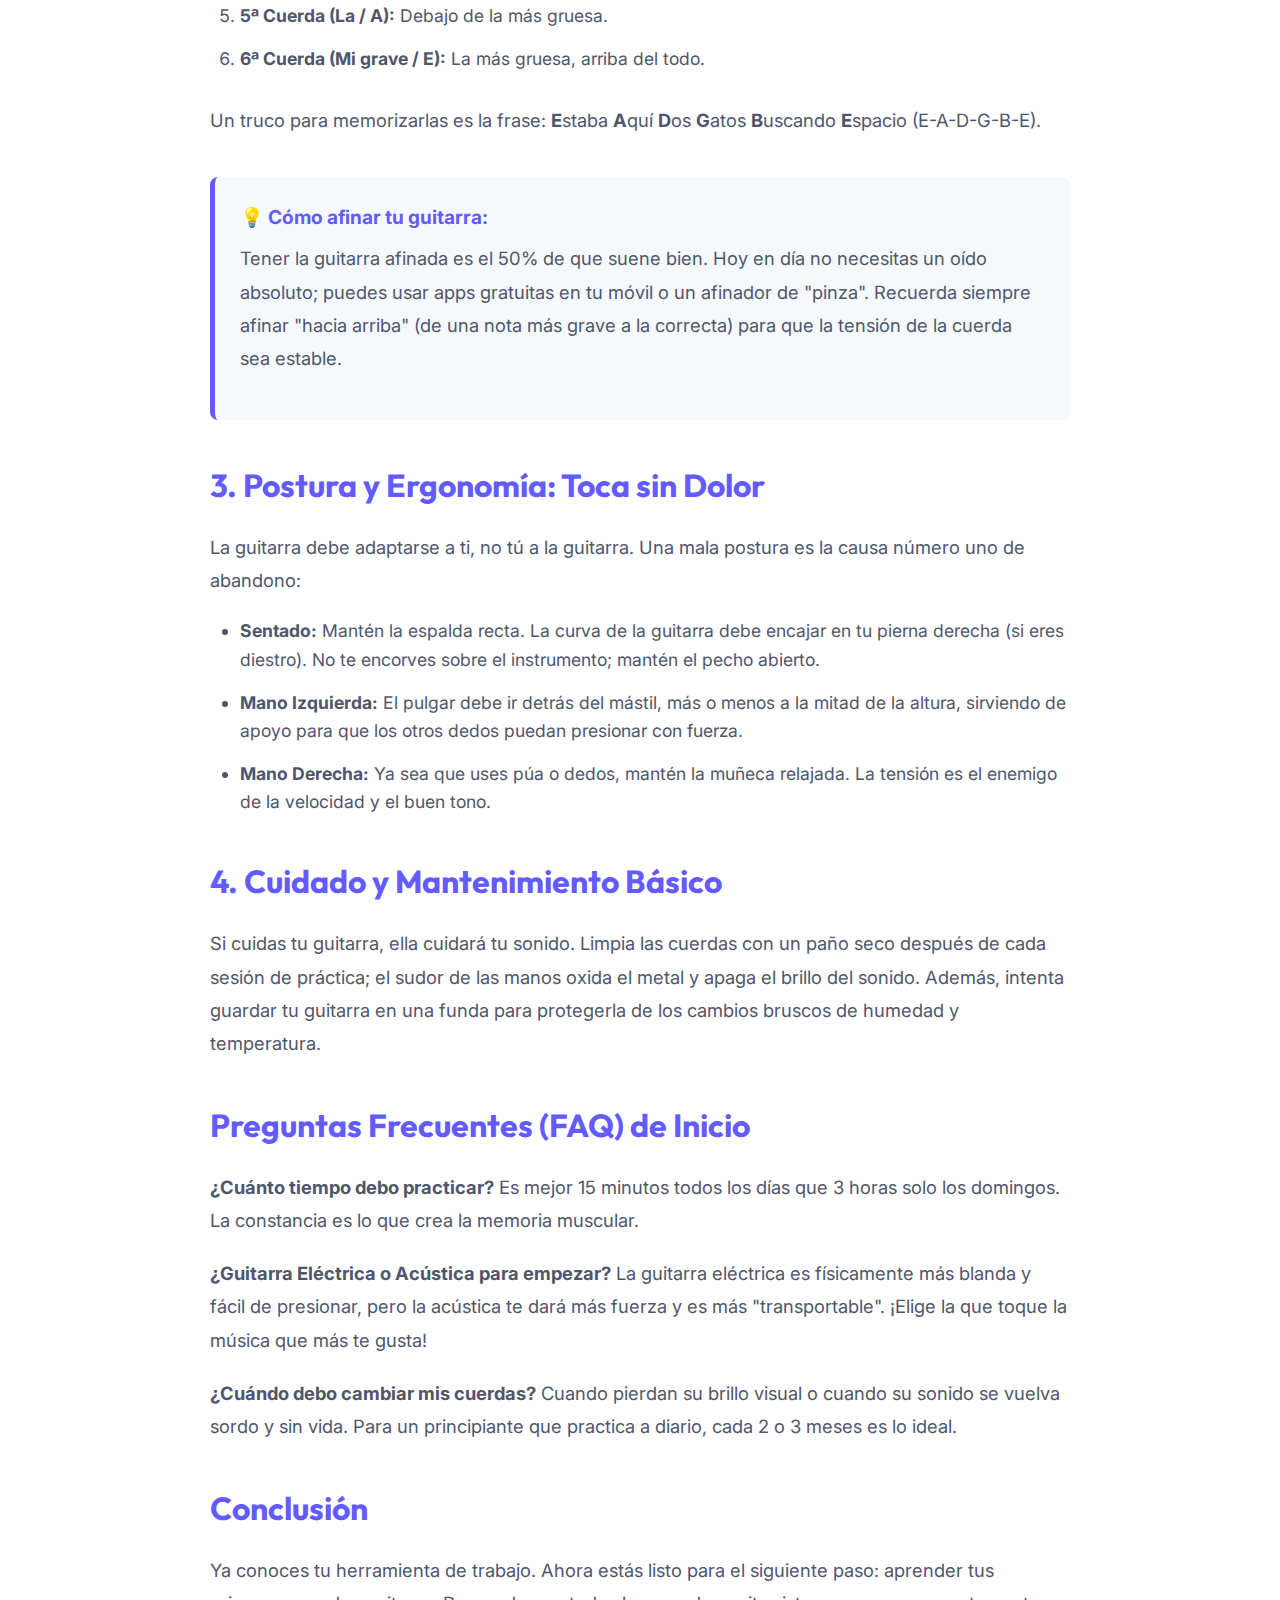
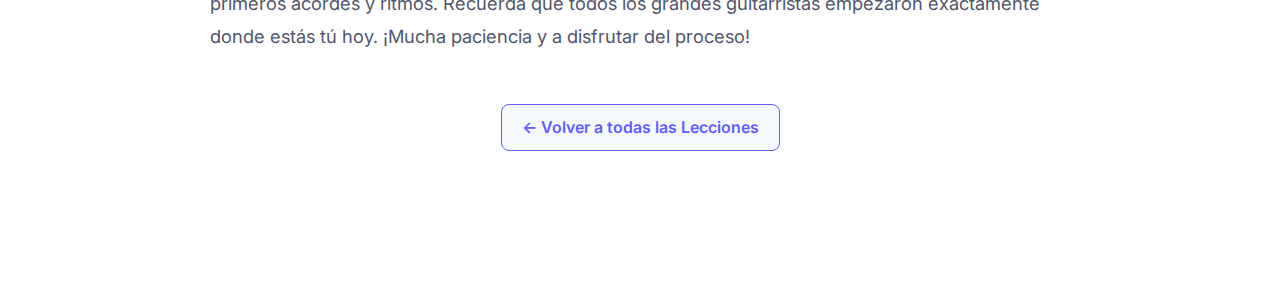
<file: leccion-fundamentos.html>
<!DOCTYPE html>
<html lang="es">
<head>
    <meta charset="UTF-8">
    <meta name="viewport" content="width=device-width, initial-scale=1.0">
    <title>Fundamentos de la Guitarra | Acordes Rafa</title>
    <!-- Google AdSense -->
    <script async src="https://pagead2.googlesyndication.com/pagead/js/adsbygoogle.js?client=ca-pub-2394918736393015"
     crossorigin="anonymous"></script>
    <link rel="stylesheet" href="styles.css">
    <link rel="icon" href="Fondoapp.webp">
    <style>
        .lesson-header {
            padding: 150px 20px 50px;
            background: linear-gradient(135deg, rgba(99, 91, 255, 0.05) 0%, rgba(255, 56, 92, 0.05) 100%);
            text-align: center;
        }
        .lesson-header h1 {
            font-family: 'Outfit', sans-serif;
            font-size: 3rem;
            color: var(--text-dark);
            margin-bottom: 20px;
        }
        .lesson-content {
            max-width: 900px;
            margin: 0 auto;
            padding: 50px 20px 100px;
        }
        .lesson-content h2 {
            font-family: 'Outfit', sans-serif;
            font-size: 2rem;
            color: var(--stripe-blue);
            margin-top: 40px;
            margin-bottom: 20px;
        }
        .lesson-content p {
            font-size: 1.15rem;
            color: var(--text-muted);
            line-height: 1.8;
            margin-bottom: 20px;
        }
        .lesson-content ul, .lesson-content ol {
            margin-left: 30px;
            margin-bottom: 30px;
        }
        .lesson-content li {
            font-size: 1.1rem;
            color: var(--text-muted);
            margin-bottom: 15px;
        }
        .tip-box {
            background-color: var(--bg-secondary);
            border-left: 5px solid var(--stripe-blue);
            padding: 25px;
            border-radius: 8px;
            margin: 40px 0;
        }
        .tip-box h4 {
            color: var(--stripe-blue);
            margin-bottom: 10px;
            font-size: 1.2rem;
        }
        .back-btn {
            display: inline-flex;
            align-items: center;
            margin-bottom: 30px;
            color: var(--stripe-blue);
            text-decoration: none;
            font-weight: 600;
        }
        .lesson-image-placeholder {
            width: 100%;
            height: 400px;
            background: #eee;
            border-radius: 12px;
            margin: 30px 0;
            display: flex;
            align-items: center;
            justify-content: center;
            color: #999;
            font-style: italic;
        }
    </style>
</head>
<body>

    <header>
        <nav>
            <a href="index.html" class="logo">
                <img src="Fondoapp.webp" alt="Icono">
                Acordes Rafa
            </a>
            <ul class="nav-links">
                <li><a href="index.html#inicio">Inicio</a></li>
                <li><a href="acordes.html">Letras con Acordes</a></li>
                <li><a href="guitar-tool.html">🎸 Herramienta</a></li>
                <li><a href="index.html#apps">Apps</a></li>
                <li><a href="index.html#lecciones">Lecciones</a></li>
                <li><a href="contacto.html">Contacto</a></li>
                <li><a href="index.html#sobre-mi">Sobre mí</a></li>
            </ul>
        </nav>
    </header>

    <div class="lesson-header">
        <h1>Fundamentos Esenciales de la Guitarra</h1>
        <p>Todo lo que necesitas saber antes de tocar tu primera nota.</p>
    </div>

    <main class="lesson-content">
        <a href="index.html#lecciones" class="back-btn">← Volver a Lecciones</a>

        <h2>Introducción: Construyendo tus Cimientos</h2>
        <p>Aprender a tocar la guitarra es una de las experiencias más gratificantes que puedes tener, pero como toda gran construcción, requiere de cimientos sólidos. Muchos principiantes abandonan el instrumento en los primeros meses por frustraciones que podrían haberse evitado conociendo los fundamentos correctos.</p>
        
        <p>En esta lección, no solo tocaremos cuerdas; entenderemos el instrumento. Desde cómo se llaman sus partes hasta cómo sentarte para evitar dolores de espalda. La guitarra no es solo madera y cuerdas, es una extensión de ti mismo.</p>

        <h2>1. Anatomía de la Guitarra: Conoce tu Instrumento</h2>
        <p>Antes de tocar, debes saber cómo se llama cada parte para poder seguir tutoriales y comunicarte con otros músicos:</p>
        <ul>
            <li><strong>Cuerpo:</strong> La parte más grande que amplifica el sonido.</li>
            <li><strong>Mástil o Diapasón:</strong> Donde pones tus dedos para cambiar las notas.</li>
            <li><strong>Clavijero:</strong> La parte superior donde están las clavijas para afinar.</li>
            <li><strong>Trastes:</strong> Las barras de metal que dividen el diapasón.</li>
            <li><strong>Puente:</strong> Donde se sujetan las cuerdas en el cuerpo.</li>
            <li><strong>Cejuela (Nut):</strong> La pieza blanca en la parte superior del mástil que guía las cuerdas hacia el clavijero.</li>
        </ul>

        <h2>2. Las Cuerdas: Nombres y Numeración</h2>
        <p>La guitarra estándar tiene 6 cuerdas. Se numeran de abajo hacia arriba (de la más delgada a la más gruesa):</p>
        <ol>
            <li><strong>1ª Cuerda (Mi agudo / E):</strong> La más delgada, abajo del todo.</li>
            <li><strong>2ª Cuerda (Si / B):</strong> La siguiente hacia arriba.</li>
            <li><strong>3ª Cuerda (Sol / G):</strong> Justo en medio.</li>
            <li><strong>4ª Cuerda (Re / D):</strong> Empiezan las cuerdas entorchadas (graves).</li>
            <li><strong>5ª Cuerda (La / A):</strong> Debajo de la más gruesa.</li>
            <li><strong>6ª Cuerda (Mi grave / E):</strong> La más gruesa, arriba del todo.</li>
        </ol>
        <p>Un truco para memorizarlas es la frase: <strong>E</strong>staba <strong>A</strong>quí <strong>D</strong>os <strong>G</strong>atos <strong>B</strong>uscando <strong>E</strong>spacio (E-A-D-G-B-E).</p>

        <div class="tip-box">
            <h4>💡 Cómo afinar tu guitarra:</h4>
            <p>Tener la guitarra afinada es el 50% de que suene bien. Hoy en día no necesitas un oído absoluto; puedes usar apps gratuitas en tu móvil o un afinador de "pinza". Recuerda siempre afinar "hacia arriba" (de una nota más grave a la correcta) para que la tensión de la cuerda sea estable.</p>
        </div>

        <h2>3. Postura y Ergonomía: Toca sin Dolor</h2>
        <p>La guitarra debe adaptarse a ti, no tú a la guitarra. Una mala postura es la causa número uno de abandono:</p>
        <ul>
            <li><strong>Sentado:</strong> Mantén la espalda recta. La curva de la guitarra debe encajar en tu pierna derecha (si eres diestro). No te encorves sobre el instrumento; mantén el pecho abierto.</li>
            <li><strong>Mano Izquierda:</strong> El pulgar debe ir detrás del mástil, más o menos a la mitad de la altura, sirviendo de apoyo para que los otros dedos puedan presionar con fuerza.</li>
            <li><strong>Mano Derecha:</strong> Ya sea que uses púa o dedos, mantén la muñeca relajada. La tensión es el enemigo de la velocidad y el buen tono.</li>
        </ul>

        <h2>4. Cuidado y Mantenimiento Básico</h2>
        <p>Si cuidas tu guitarra, ella cuidará tu sonido. Limpia las cuerdas con un paño seco después de cada sesión de práctica; el sudor de las manos oxida el metal y apaga el brillo del sonido. Además, intenta guardar tu guitarra en una funda para protegerla de los cambios bruscos de humedad y temperatura.</p>

        <h2>Preguntas Frecuentes (FAQ) de Inicio</h2>
        <p><strong>¿Cuánto tiempo debo practicar?</strong> Es mejor 15 minutos todos los días que 3 horas solo los domingos. La constancia es lo que crea la memoria muscular.</p>
        <p><strong>¿Guitarra Eléctrica o Acústica para empezar?</strong> La guitarra eléctrica es físicamente más blanda y fácil de presionar, pero la acústica te dará más fuerza y es más "transportable". ¡Elige la que toque la música que más te gusta!</p>
        <p><strong>¿Cuándo debo cambiar mis cuerdas?</strong> Cuando pierdan su brillo visual o cuando su sonido se vuelva sordo y sin vida. Para un principiante que practica a diario, cada 2 o 3 meses es lo ideal.</p>

        <h2>Conclusión</h2>
        <p>Ya conoces tu herramienta de trabajo. Ahora estás listo para el siguiente paso: aprender tus primeros acordes y ritmos. Recuerda que todos los grandes guitarristas empezaron exactamente donde estás tú hoy. ¡Mucha paciencia y a disfrutar del proceso!</p>

        <div style="margin-top: 50px; text-align: center;">
            <a href="index.html#lecciones" class="back-btn" style="background: var(--bg-secondary); padding: 10px 20px; border-radius: 8px; border: 1px solid var(--stripe-blue);">
                ← Volver a todas las Lecciones
            </a>
        </div>
    </main>

    <footer>
        <div class="container">
            <p>&copy; 2026 Acordes Rafa. Todos los derechos reservados.</p>
            <div style="display: flex; justify-content: center; gap: 20px; margin-top: 5px;">
                <a href="privacidad.html" style="color: var(--text-muted); text-decoration: none;">Privacidad</a>
                <a href="terminos.html" style="color: var(--text-muted); text-decoration: none;">Términos</a>
                <a href="contacto.html" style="color: var(--text-muted); text-decoration: none;">Contacto</a>
                <a href="https://www.youtube.com/@AcordesRafa" target="_blank" style="color: var(--text-muted); text-decoration: none;">YouTube</a>
            </div>
        </div>
    </footer>

</body>
</html>
</file>
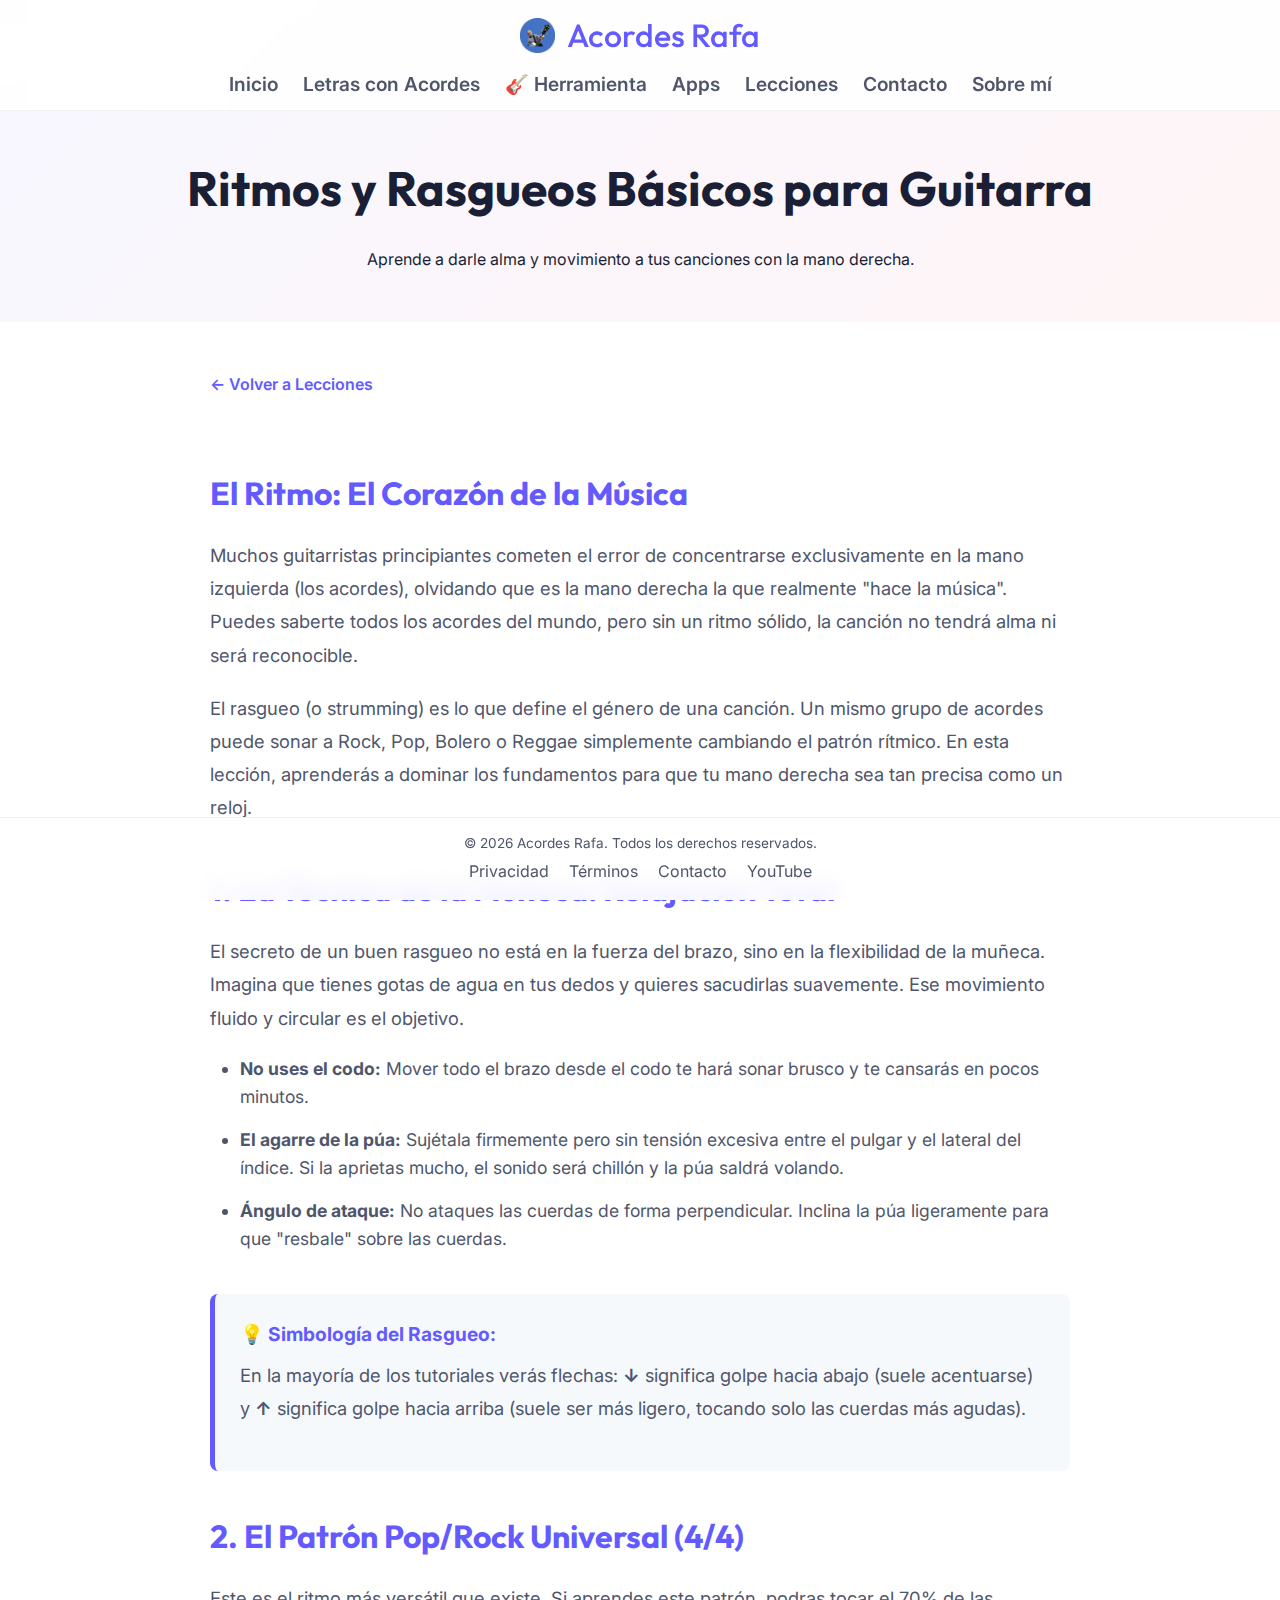
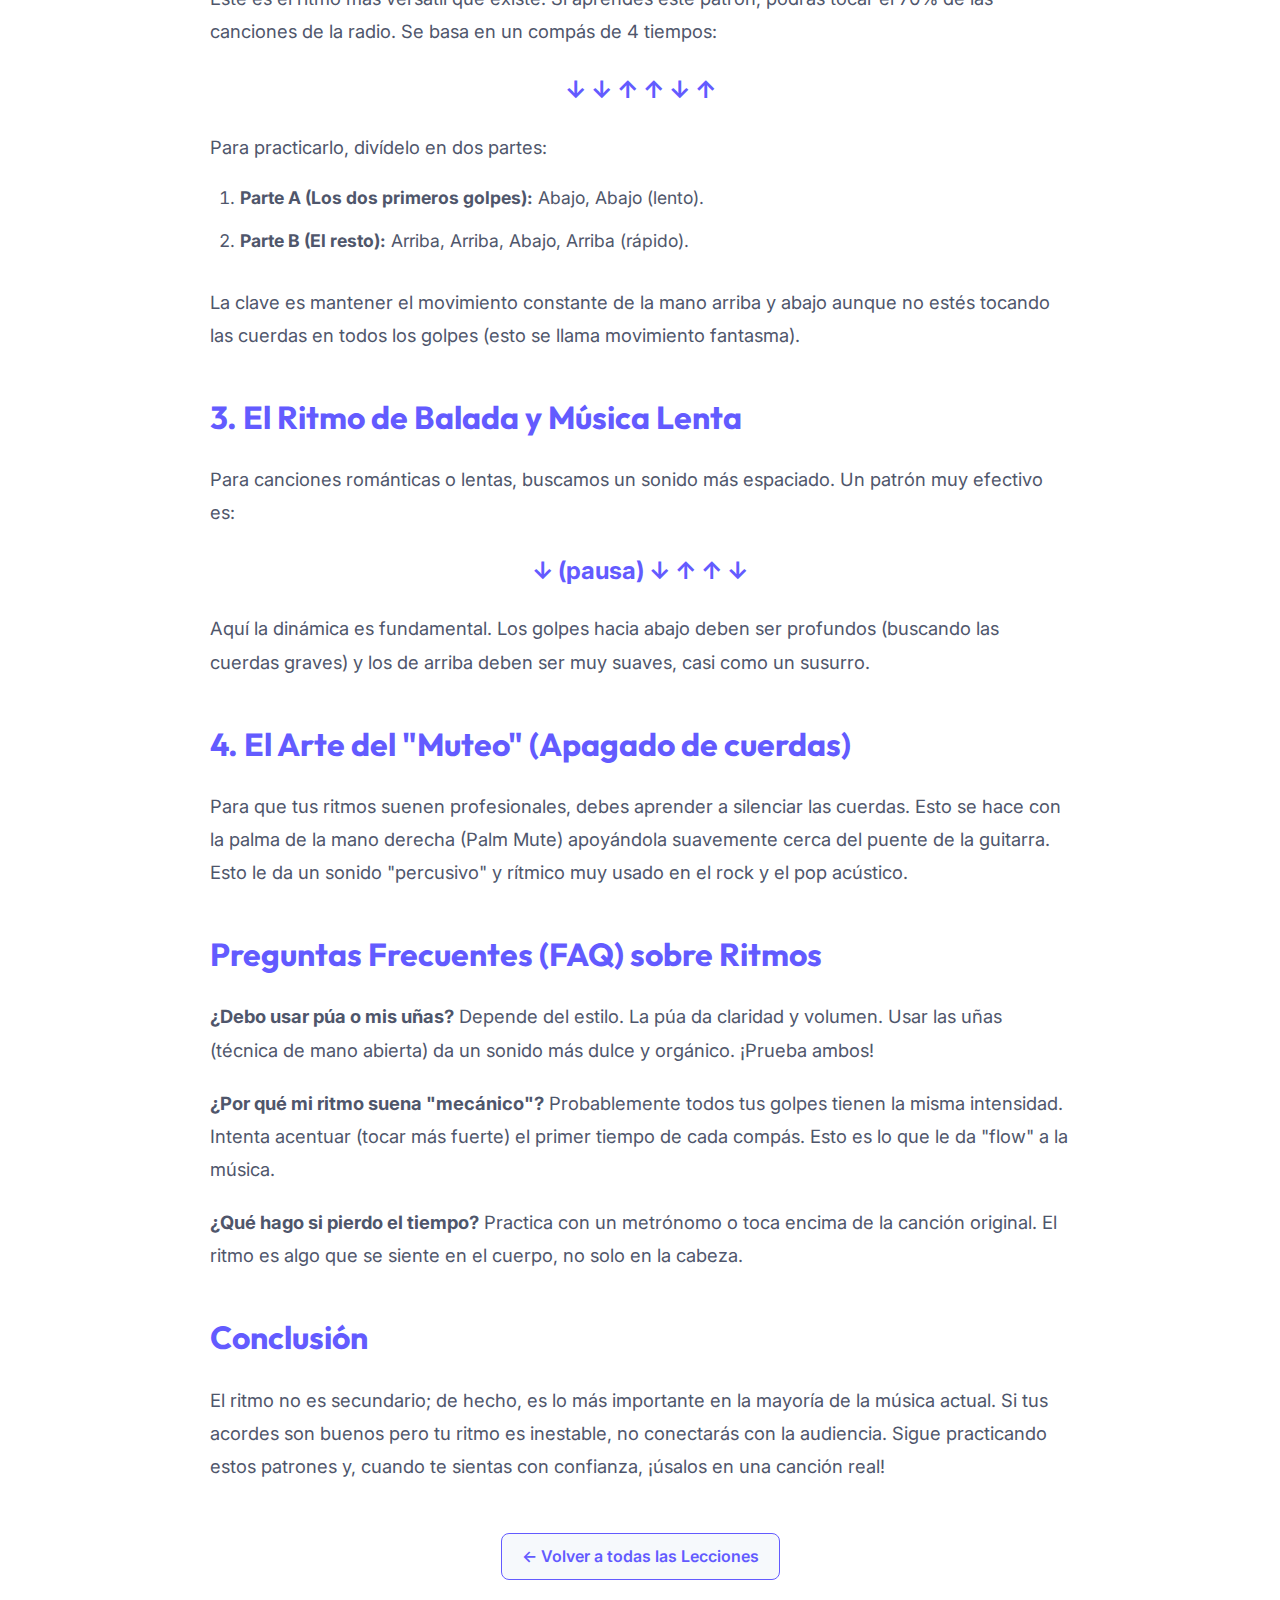
<file: leccion-ritmos.html>
<!DOCTYPE html>
<html lang="es">
<head>
    <meta charset="UTF-8">
    <meta name="viewport" content="width=device-width, initial-scale=1.0">
    <title>Ritmos Básicos de Guitarra | Acordes Rafa</title>
    <!-- Google AdSense -->
    <script async src="https://pagead2.googlesyndication.com/pagead/js/adsbygoogle.js?client=ca-pub-2394918736393015"
     crossorigin="anonymous"></script>
    <link rel="stylesheet" href="styles.css">
    <link rel="icon" href="Fondoapp.webp">
    <style>
        .lesson-header {
            padding: 150px 20px 50px;
            background: linear-gradient(135deg, rgba(99, 91, 255, 0.05) 0%, rgba(255, 56, 92, 0.05) 100%);
            text-align: center;
        }
        .lesson-header h1 {
            font-family: 'Outfit', sans-serif;
            font-size: 3rem;
            color: var(--text-dark);
            margin-bottom: 20px;
        }
        .lesson-content {
            max-width: 900px;
            margin: 0 auto;
            padding: 50px 20px 100px;
        }
        .lesson-content h2 {
            font-family: 'Outfit', sans-serif;
            font-size: 2rem;
            color: var(--stripe-blue);
            margin-top: 40px;
            margin-bottom: 20px;
        }
        .lesson-content p {
            font-size: 1.15rem;
            color: var(--text-muted);
            line-height: 1.8;
            margin-bottom: 20px;
        }
        .lesson-content ul, .lesson-content ol {
            margin-left: 30px;
            margin-bottom: 30px;
        }
        .lesson-content li {
            font-size: 1.1rem;
            color: var(--text-muted);
            margin-bottom: 15px;
        }
        .tip-box {
            background-color: var(--bg-secondary);
            border-left: 5px solid var(--stripe-blue);
            padding: 25px;
            border-radius: 8px;
            margin: 40px 0;
        }
        .tip-box h4 {
            color: var(--stripe-blue);
            margin-bottom: 10px;
            font-size: 1.2rem;
        }
        .back-btn {
            display: inline-flex;
            align-items: center;
            margin-bottom: 30px;
            color: var(--stripe-blue);
            text-decoration: none;
            font-weight: 600;
        }
    </style>
</head>
<body>

    <header>
        <nav>
            <a href="index.html" class="logo">
                <img src="Fondoapp.webp" alt="Icono">
                Acordes Rafa
            </a>
            <ul class="nav-links">
                <li><a href="index.html#inicio">Inicio</a></li>
                <li><a href="acordes.html">Letras con Acordes</a></li>
                <li><a href="guitar-tool.html">🎸 Herramienta</a></li>
                <li><a href="index.html#apps">Apps</a></li>
                <li><a href="index.html#lecciones">Lecciones</a></li>
                <li><a href="contacto.html">Contacto</a></li>
                <li><a href="index.html#sobre-mi">Sobre mí</a></li>
            </ul>
        </nav>
    </header>

    <div class="lesson-header">
        <h1>Ritmos y Rasgueos Básicos para Guitarra</h1>
        <p>Aprende a darle alma y movimiento a tus canciones con la mano derecha.</p>
    </div>

    <main class="lesson-content">
        <a href="index.html#lecciones" class="back-btn">← Volver a Lecciones</a>

        <h2>El Ritmo: El Corazón de la Música</h2>
        <p>Muchos guitarristas principiantes cometen el error de concentrarse exclusivamente en la mano izquierda (los acordes), olvidando que es la mano derecha la que realmente "hace la música". Puedes saberte todos los acordes del mundo, pero sin un ritmo sólido, la canción no tendrá alma ni será reconocible.</p>
        
        <p>El rasgueo (o strumming) es lo que define el género de una canción. Un mismo grupo de acordes puede sonar a Rock, Pop, Bolero o Reggae simplemente cambiando el patrón rítmico. En esta lección, aprenderás a dominar los fundamentos para que tu mano derecha sea tan precisa como un reloj.</p>

        <h2>1. La Técnica de la Muñeca: Relajación Total</h2>
        <p>El secreto de un buen rasgueo no está en la fuerza del brazo, sino en la flexibilidad de la muñeca. Imagina que tienes gotas de agua en tus dedos y quieres sacudirlas suavemente. Ese movimiento fluido y circular es el objetivo.</p>
        <ul>
            <li><strong>No uses el codo:</strong> Mover todo el brazo desde el codo te hará sonar brusco y te cansarás en pocos minutos.</li>
            <li><strong>El agarre de la púa:</strong> Sujétala firmemente pero sin tensión excesiva entre el pulgar y el lateral del índice. Si la aprietas mucho, el sonido será chillón y la púa saldrá volando.</li>
            <li><strong>Ángulo de ataque:</strong> No ataques las cuerdas de forma perpendicular. Inclina la púa ligeramente para que "resbale" sobre las cuerdas.</li>
        </ul>

        <div class="tip-box">
            <h4>💡 Simbología del Rasgueo:</h4>
            <p>En la mayoría de los tutoriales verás flechas: <strong>↓</strong> significa golpe hacia abajo (suele acentuarse) y <strong>↑</strong> significa golpe hacia arriba (suele ser más ligero, tocando solo las cuerdas más agudas).</p>
        </div>

        <h2>2. El Patrón Pop/Rock Universal (4/4)</h2>
        <p>Este es el ritmo más versátil que existe. Si aprendes este patrón, podras tocar el 70% de las canciones de la radio. Se basa en un compás de 4 tiempos:</p>
        <p style="text-align: center; font-size: 1.5rem; font-weight: 700; color: var(--stripe-blue);">↓ ↓ ↑ ↑ ↓ ↑</p>
        <p>Para practicarlo, divídelo en dos partes:</p>
        <ol>
            <li><strong>Parte A (Los dos primeros golpes):</strong> Abajo, Abajo (lento).</li>
            <li><strong>Parte B (El resto):</strong> Arriba, Arriba, Abajo, Arriba (rápido).</li>
        </ol>
        <p>La clave es mantener el movimiento constante de la mano arriba y abajo aunque no estés tocando las cuerdas en todos los golpes (esto se llama movimiento fantasma).</p>

        <h2>3. El Ritmo de Balada y Música Lenta</h2>
        <p>Para canciones románticas o lentas, buscamos un sonido más espaciado. Un patrón muy efectivo es:</p>
        <p style="text-align: center; font-size: 1.5rem; font-weight: 700; color: var(--stripe-blue);">↓ (pausa) ↓ ↑ ↑ ↓</p>
        <p>Aquí la dinámica es fundamental. Los golpes hacia abajo deben ser profundos (buscando las cuerdas graves) y los de arriba deben ser muy suaves, casi como un susurro.</p>

        <h2>4. El Arte del "Muteo" (Apagado de cuerdas)</h2>
        <p>Para que tus ritmos suenen profesionales, debes aprender a silenciar las cuerdas. Esto se hace con la palma de la mano derecha (Palm Mute) apoyándola suavemente cerca del puente de la guitarra. Esto le da un sonido "percusivo" y rítmico muy usado en el rock y el pop acústico.</p>

        <h2>Preguntas Frecuentes (FAQ) sobre Ritmos</h2>
        <p><strong>¿Debo usar púa o mis uñas?</strong> Depende del estilo. La púa da claridad y volumen. Usar las uñas (técnica de mano abierta) da un sonido más dulce y orgánico. ¡Prueba ambos!</p>
        <p><strong>¿Por qué mi ritmo suena "mecánico"?</strong> Probablemente todos tus golpes tienen la misma intensidad. Intenta acentuar (tocar más fuerte) el primer tiempo de cada compás. Esto es lo que le da "flow" a la música.</p>
        <p><strong>¿Qué hago si pierdo el tiempo?</strong> Practica con un metrónomo o toca encima de la canción original. El ritmo es algo que se siente en el cuerpo, no solo en la cabeza.</p>

        <h2>Conclusión</h2>
        <p>El ritmo no es secundario; de hecho, es lo más importante en la mayoría de la música actual. Si tus acordes son buenos pero tu ritmo es inestable, no conectarás con la audiencia. Sigue practicando estos patrones y, cuando te sientas con confianza, ¡úsalos en una canción real!</p>

        <div style="margin-top: 50px; text-align: center;">
            <a href="index.html#lecciones" class="back-btn" style="background: var(--bg-secondary); padding: 10px 20px; border-radius: 8px; border: 1px solid var(--stripe-blue);">
                ← Volver a todas las Lecciones
            </a>
        </div>
    </main>

    <footer>
        <div class="container">
            <p>&copy; 2026 Acordes Rafa. Todos los derechos reservados.</p>
            <div style="display: flex; justify-content: center; gap: 20px; margin-top: 5px;">
                <a href="privacidad.html" style="color: var(--text-muted); text-decoration: none;">Privacidad</a>
                <a href="terminos.html" style="color: var(--text-muted); text-decoration: none;">Términos</a>
                <a href="contacto.html" style="color: var(--text-muted); text-decoration: none;">Contacto</a>
                <a href="https://www.youtube.com/@AcordesRafa" target="_blank" style="color: var(--text-muted); text-decoration: none;">YouTube</a>
            </div>
        </div>
    </footer>

</body>
</html>
</file>
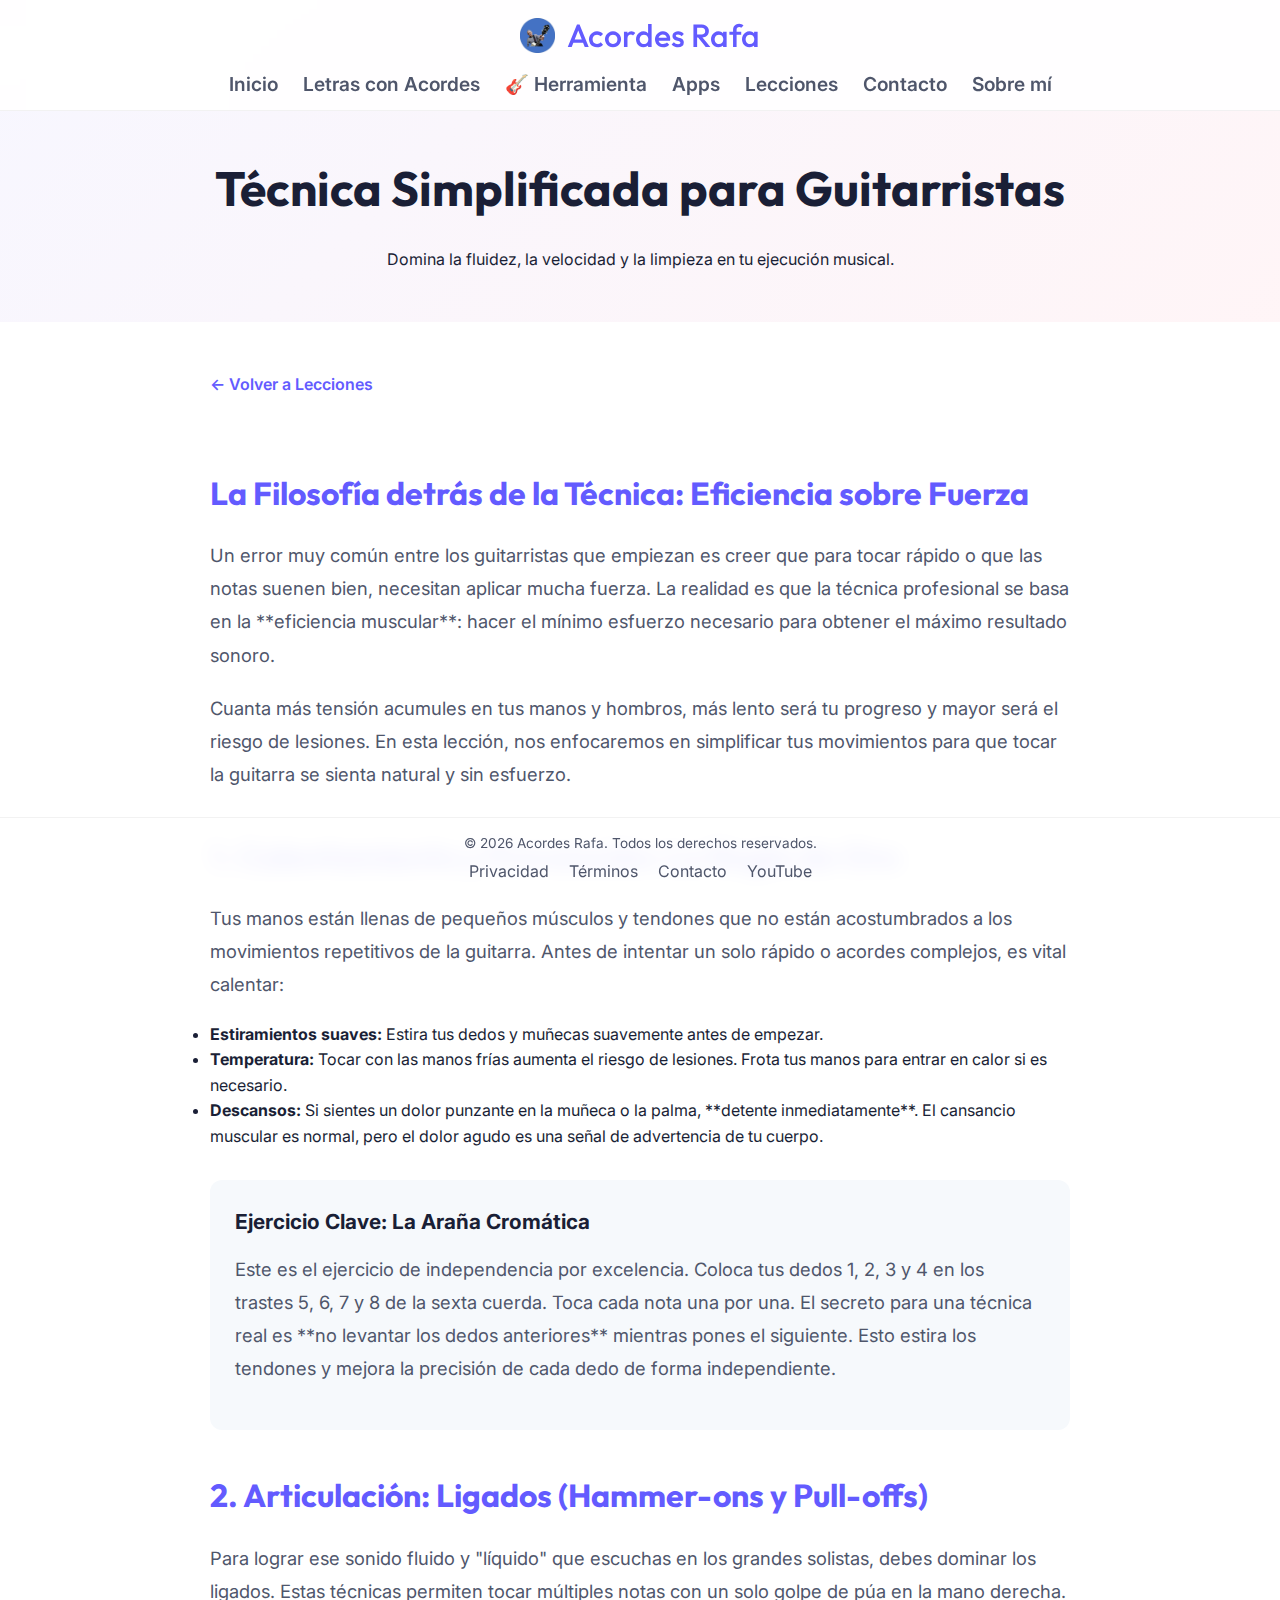
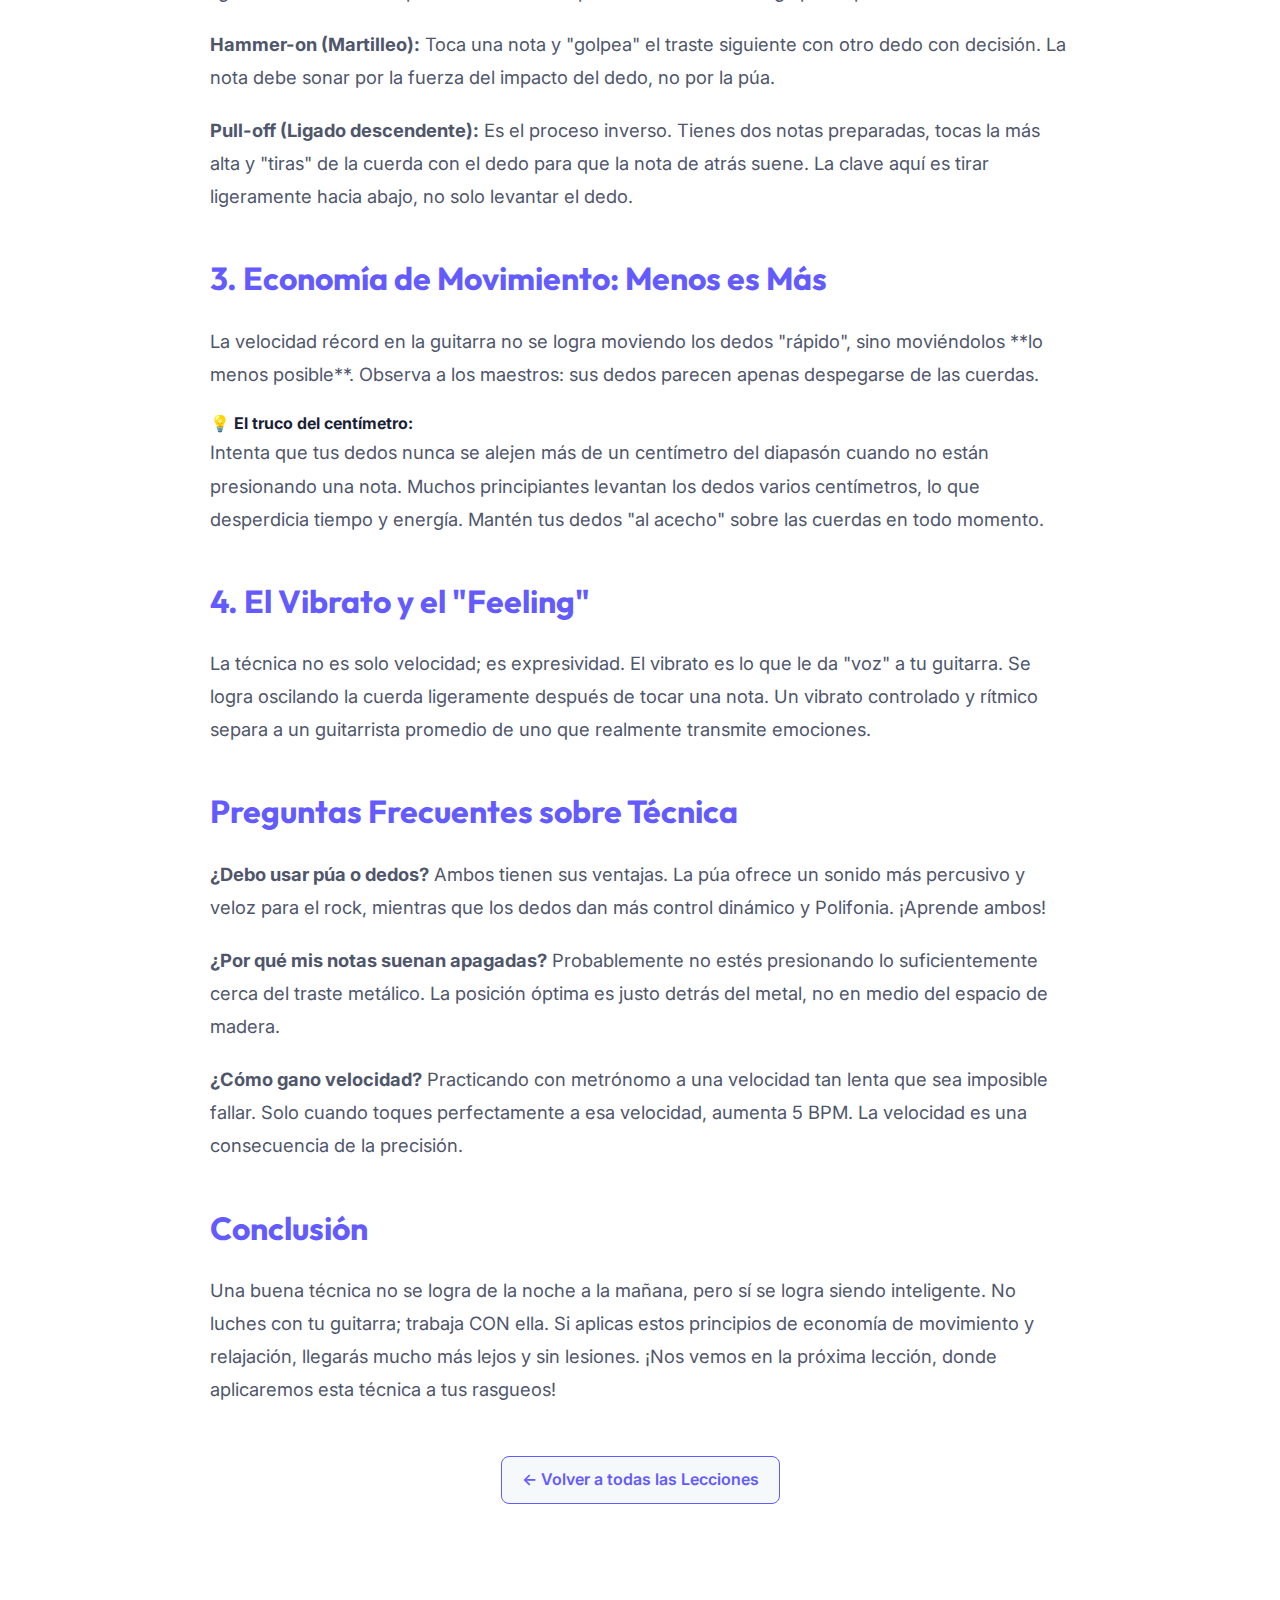
<file: leccion-tecnica.html>
<!DOCTYPE html>
<html lang="es">
<head>
    <meta charset="UTF-8">
    <meta name="viewport" content="width=device-width, initial-scale=1.0">
    <title>Técnica Simplificada | Acordes Rafa</title>
    <!-- Google AdSense -->
    <script async src="https://pagead2.googlesyndication.com/pagead/js/adsbygoogle.js?client=ca-pub-2394918736393015"
     crossorigin="anonymous"></script>
    <link rel="stylesheet" href="styles.css">
    <link rel="icon" href="Fondoapp.webp">
    <style>
        .lesson-header {
            padding: 150px 20px 50px;
            background: linear-gradient(135deg, rgba(99, 91, 255, 0.05) 0%, rgba(255, 56, 92, 0.05) 100%);
            text-align: center;
        }
        .lesson-header h1 {
            font-family: 'Outfit', sans-serif;
            font-size: 3rem;
            color: var(--text-dark);
            margin-bottom: 20px;
        }
        .lesson-content {
            max-width: 900px;
            margin: 0 auto;
            padding: 50px 20px 100px;
        }
        .lesson-content h2 {
            font-family: 'Outfit', sans-serif;
            font-size: 2rem;
            color: var(--stripe-blue);
            margin-top: 40px;
            margin-bottom: 20px;
        }
        .lesson-content p {
            font-size: 1.15rem;
            color: var(--text-muted);
            line-height: 1.8;
            margin-bottom: 20px;
        }
        .exercise-card {
            background-color: var(--bg-secondary);
            border-radius: 12px;
            padding: 25px;
            margin: 30px 0;
        }
        .exercise-card h4 {
            color: var(--text-dark);
            margin-bottom: 15px;
            font-size: 1.3rem;
        }
        .back-btn {
            display: inline-flex;
            align-items: center;
            margin-bottom: 30px;
            color: var(--stripe-blue);
            text-decoration: none;
            font-weight: 600;
        }
    </style>
</head>
<body>

    <header>
        <nav>
            <a href="index.html" class="logo">
                <img src="Fondoapp.webp" alt="Icono">
                Acordes Rafa
            </a>
            <ul class="nav-links">
                <li><a href="index.html#inicio">Inicio</a></li>
                <li><a href="acordes.html">Letras con Acordes</a></li>
                <li><a href="guitar-tool.html">🎸 Herramienta</a></li>
                <li><a href="index.html#apps">Apps</a></li>
                <li><a href="index.html#lecciones">Lecciones</a></li>
                <li><a href="contacto.html">Contacto</a></li>
                <li><a href="index.html#sobre-mi">Sobre mí</a></li>
            </ul>
        </nav>
    </header>

    <div class="lesson-header">
        <h1>Técnica Simplificada para Guitarristas</h1>
        <p>Domina la fluidez, la velocidad y la limpieza en tu ejecución musical.</p>
    </div>

    <main class="lesson-content">
        <a href="index.html#lecciones" class="back-btn">← Volver a Lecciones</a>

        <h2>La Filosofía detrás de la Técnica: Eficiencia sobre Fuerza</h2>
        <p>Un error muy común entre los guitarristas que empiezan es creer que para tocar rápido o que las notas suenen bien, necesitan aplicar mucha fuerza. La realidad es que la técnica profesional se basa en la **eficiencia muscular**: hacer el mínimo esfuerzo necesario para obtener el máximo resultado sonoro.</p>
        
        <p>Cuanta más tensión acumules en tus manos y hombros, más lento será tu progreso y mayor será el riesgo de lesiones. En esta lección, nos enfocaremos en simplificar tus movimientos para que tocar la guitarra se sienta natural y sin esfuerzo.</p>

        <h2>1. Calentamiento y Prevención: La Regla de Oro</h2>
        <p>Tus manos están llenas de pequeños músculos y tendones que no están acostumbrados a los movimientos repetitivos de la guitarra. Antes de intentar un solo rápido o acordes complejos, es vital calentar:</p>
        <ul>
            <li><strong>Estiramientos suaves:</strong> Estira tus dedos y muñecas suavemente antes de empezar.</li>
            <li><strong>Temperatura:</strong> Tocar con las manos frías aumenta el riesgo de lesiones. Frota tus manos para entrar en calor si es necesario.</li>
            <li><strong>Descansos:</strong> Si sientes un dolor punzante en la muñeca o la palma, **detente inmediatamente**. El cansancio muscular es normal, pero el dolor agudo es una señal de advertencia de tu cuerpo.</li>
        </ul>

        <div class="exercise-card">
            <h4>Ejercicio Clave: La Araña Cromática</h4>
            <p>Este es el ejercicio de independencia por excelencia. Coloca tus dedos 1, 2, 3 y 4 en los trastes 5, 6, 7 y 8 de la sexta cuerda. Toca cada nota una por una. El secreto para una técnica real es **no levantar los dedos anteriores** mientras pones el siguiente. Esto estira los tendones y mejora la precisión de cada dedo de forma independiente.</p>
        </div>

        <h2>2. Articulación: Ligados (Hammer-ons y Pull-offs)</h2>
        <p>Para lograr ese sonido fluido y "líquido" que escuchas en los grandes solistas, debes dominar los ligados. Estas técnicas permiten tocar múltiples notas con un solo golpe de púa en la mano derecha.</p>
        <p><strong>Hammer-on (Martilleo):</strong> Toca una nota y "golpea" el traste siguiente con otro dedo con decisión. La nota debe sonar por la fuerza del impacto del dedo, no por la púa.</p>
        <p><strong>Pull-off (Ligado descendente):</strong> Es el proceso inverso. Tienes dos notas preparadas, tocas la más alta y "tiras" de la cuerda con el dedo para que la nota de atrás suene. La clave aquí es tirar ligeramente hacia abajo, no solo levantar el dedo.</p>

        <h2>3. Economía de Movimiento: Menos es Más</h2>
        <p>La velocidad récord en la guitarra no se logra moviendo los dedos "rápido", sino moviéndolos **lo menos posible**. Observa a los maestros: sus dedos parecen apenas despegarse de las cuerdas.</p>
        
        <div class="tip-box">
            <h4>💡 El truco del centímetro:</h4>
            <p>Intenta que tus dedos nunca se alejen más de un centímetro del diapasón cuando no están presionando una nota. Muchos principiantes levantan los dedos varios centímetros, lo que desperdicia tiempo y energía. Mantén tus dedos "al acecho" sobre las cuerdas en todo momento.</p>
        </div>

        <h2>4. El Vibrato y el "Feeling"</h2>
        <p>La técnica no es solo velocidad; es expresividad. El vibrato es lo que le da "voz" a tu guitarra. Se logra oscilando la cuerda ligeramente después de tocar una nota. Un vibrato controlado y rítmico separa a un guitarrista promedio de uno que realmente transmite emociones.</p>

        <h2>Preguntas Frecuentes sobre Técnica</h2>
        <p><strong>¿Debo usar púa o dedos?</strong> Ambos tienen sus ventajas. La púa ofrece un sonido más percusivo y veloz para el rock, mientras que los dedos dan más control dinámico y Polifonia. ¡Aprende ambos!</p>
        <p><strong>¿Por qué mis notas suenan apagadas?</strong> Probablemente no estés presionando lo suficientemente cerca del traste metálico. La posición óptima es justo detrás del metal, no en medio del espacio de madera.</p>
        <p><strong>¿Cómo gano velocidad?</strong> Practicando con metrónomo a una velocidad tan lenta que sea imposible fallar. Solo cuando toques perfectamente a esa velocidad, aumenta 5 BPM. La velocidad es una consecuencia de la precisión.</p>

        <h2>Conclusión</h2>
        <p>Una buena técnica no se logra de la noche a la mañana, pero sí se logra siendo inteligente. No luches con tu guitarra; trabaja CON ella. Si aplicas estos principios de economía de movimiento y relajación, llegarás mucho más lejos y sin lesiones. ¡Nos vemos en la próxima lección, donde aplicaremos esta técnica a tus rasgueos!</p>

        <div style="margin-top: 50px; text-align: center;">
            <a href="index.html#lecciones" class="back-btn" style="background: var(--bg-secondary); padding: 10px 20px; border-radius: 8px; border: 1px solid var(--stripe-blue);">
                ← Volver a todas las Lecciones
            </a>
        </div>
    </main>

    <footer>
        <div class="container">
            <p>&copy; 2026 Acordes Rafa. Todos los derechos reservados.</p>
            <div style="display: flex; justify-content: center; gap: 20px; margin-top: 5px;">
                <a href="privacidad.html" style="color: var(--text-muted); text-decoration: none;">Privacidad</a>
                <a href="terminos.html" style="color: var(--text-muted); text-decoration: none;">Términos</a>
                <a href="contacto.html" style="color: var(--text-muted); text-decoration: none;">Contacto</a>
                <a href="https://www.youtube.com/@AcordesRafa" target="_blank" style="color: var(--text-muted); text-decoration: none;">YouTube</a>
            </div>
        </div>
    </footer>

</body>
</html>
</file>
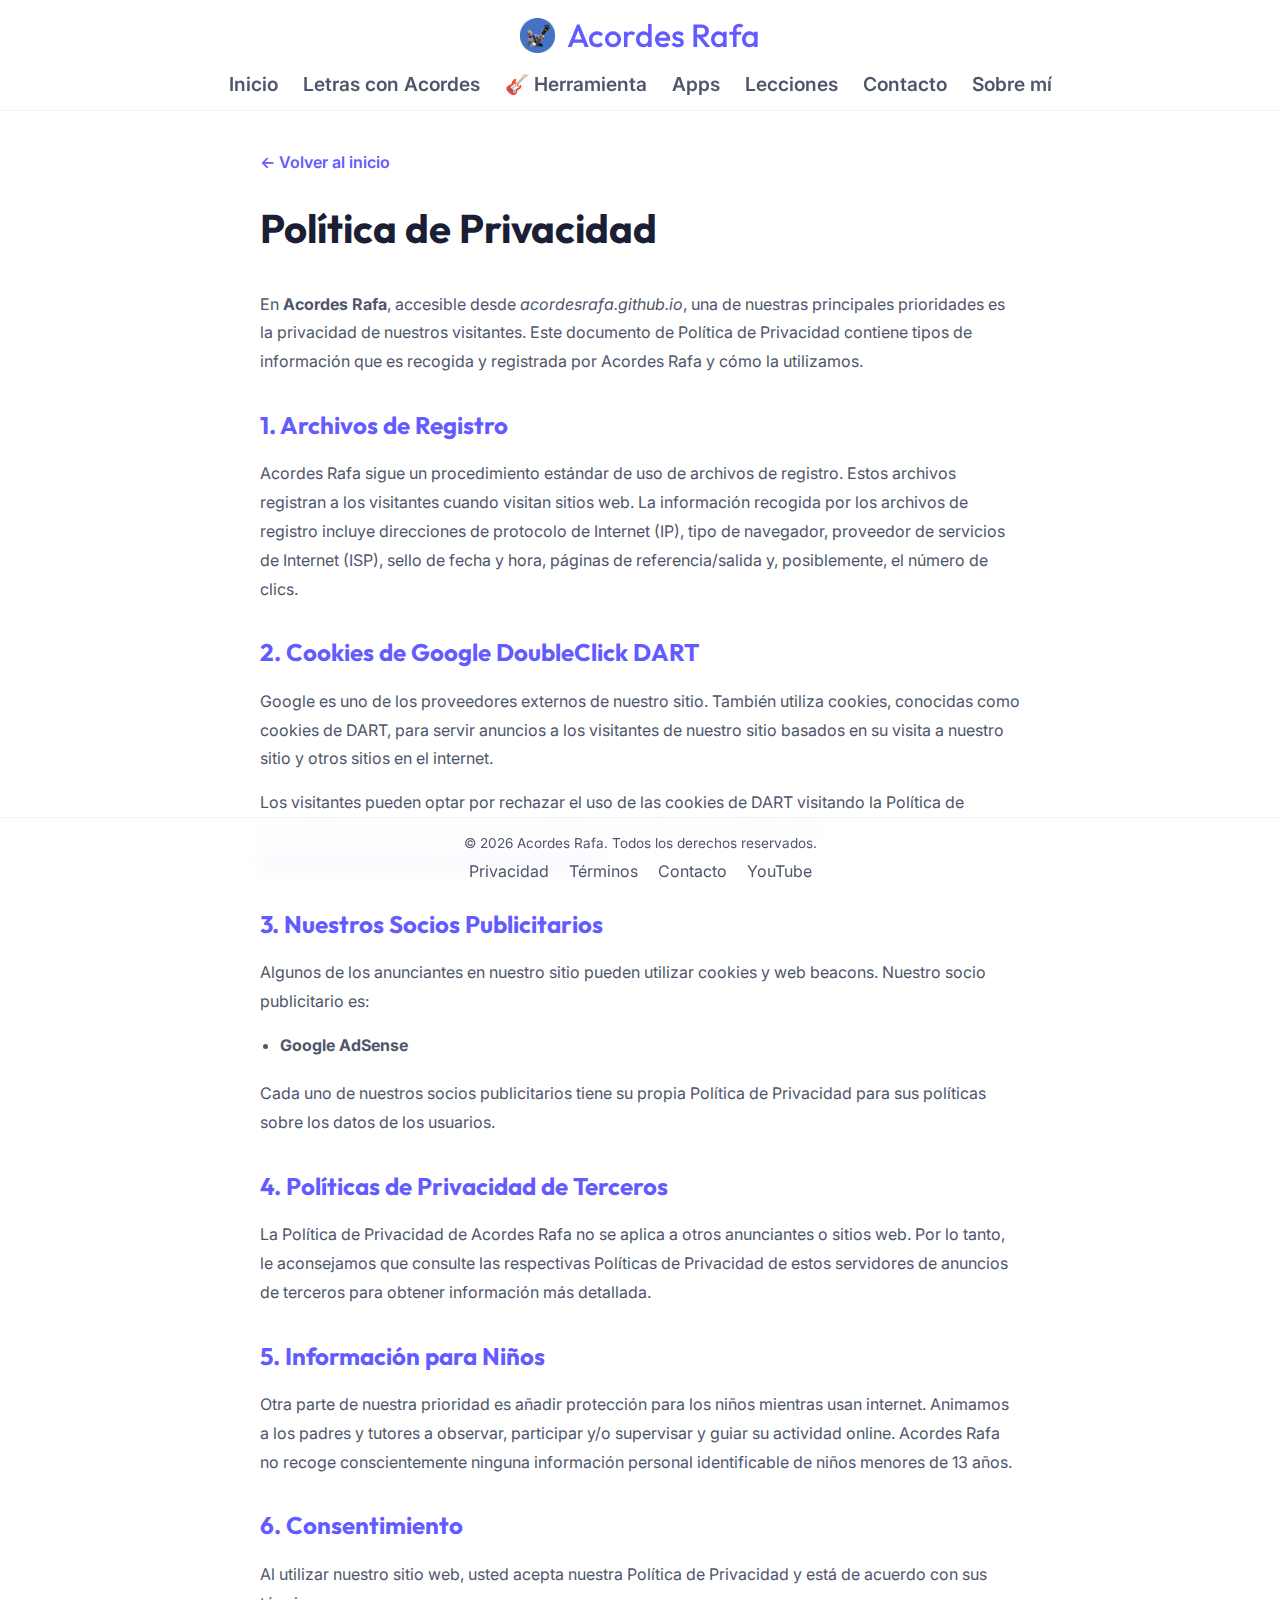
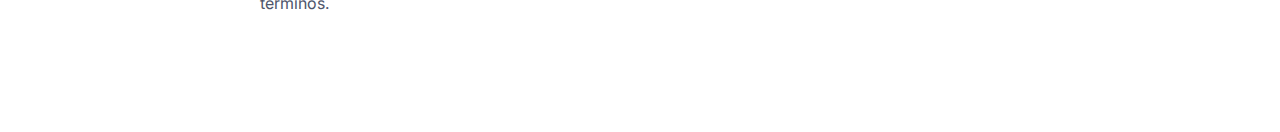
<file: privacidad.html>
<!DOCTYPE html>
<html lang="es">
<head>
    <meta charset="UTF-8">
    <meta name="viewport" content="width=device-width, initial-scale=1.0">
    <title>Política de Privacidad | Acordes Rafa</title>
    <!-- Google AdSense -->
    <script async src="https://pagead2.googlesyndication.com/pagead/js/adsbygoogle.js?client=ca-pub-2394918736393015"
     crossorigin="anonymous"></script>
    <link rel="stylesheet" href="styles.css">
    <link rel="icon" href="Fondoapp.webp">
    <style>
        .legal-content {
            padding: 150px 20px 100px;
            max-width: 800px;
            margin: 0 auto;
        }
        .legal-content h1 {
            font-family: 'Outfit', sans-serif;
            font-size: 2.5rem;
            color: var(--text-dark);
            margin-bottom: 30px;
        }
        .legal-content h2 {
            font-family: 'Outfit', sans-serif;
            font-size: 1.5rem;
            color: var(--stripe-blue);
            margin-top: 30px;
            margin-bottom: 15px;
        }
        .legal-content p, .legal-content li {
            color: var(--text-muted);
            line-height: 1.8;
            margin-bottom: 15px;
        }
        .legal-content ul {
            margin-left: 20px;
            margin-bottom: 20px;
        }
        .back-link {
            display: inline-block;
            margin-bottom: 20px;
            color: var(--stripe-blue);
            text-decoration: none;
            font-weight: 600;
        }
    </style>
</head>
<body>

    <header>
        <nav>
            <a href="index.html" class="logo">
                <img src="Fondoapp.webp" alt="Icono">
                Acordes Rafa
            </a>
            <ul class="nav-links">
                <li><a href="index.html#inicio">Inicio</a></li>
                <li><a href="acordes.html">Letras con Acordes</a></li>
                <li><a href="guitar-tool.html">🎸 Herramienta</a></li>
                <li><a href="index.html#apps">Apps</a></li>
                <li><a href="index.html#lecciones">Lecciones</a></li>
                <li><a href="contacto.html">Contacto</a></li>
                <li><a href="index.html#sobre-mi">Sobre mí</a></li>
            </ul>
        </nav>
    </header>

    <main class="legal-content">
        <a href="index.html" class="back-link">← Volver al inicio</a>
        <h1>Política de Privacidad</h1>
        
        <p>En <strong>Acordes Rafa</strong>, accesible desde <em>acordesrafa.github.io</em>, una de nuestras principales prioridades es la privacidad de nuestros visitantes. Este documento de Política de Privacidad contiene tipos de información que es recogida y registrada por Acordes Rafa y cómo la utilizamos.</p>

        <h2>1. Archivos de Registro</h2>
        <p>Acordes Rafa sigue un procedimiento estándar de uso de archivos de registro. Estos archivos registran a los visitantes cuando visitan sitios web. La información recogida por los archivos de registro incluye direcciones de protocolo de Internet (IP), tipo de navegador, proveedor de servicios de Internet (ISP), sello de fecha y hora, páginas de referencia/salida y, posiblemente, el número de clics.</p>

        <h2>2. Cookies de Google DoubleClick DART</h2>
        <p>Google es uno de los proveedores externos de nuestro sitio. También utiliza cookies, conocidas como cookies de DART, para servir anuncios a los visitantes de nuestro sitio basados en su visita a nuestro sitio y otros sitios en el internet.</p>
        <p>Los visitantes pueden optar por rechazar el uso de las cookies de DART visitando la Política de Privacidad de la red de anuncios y contenido de Google en la siguiente URL: <a href="https://policies.google.com/technologies/ads" target="_blank">https://policies.google.com/technologies/ads</a></p>

        <h2>3. Nuestros Socios Publicitarios</h2>
        <p>Algunos de los anunciantes en nuestro sitio pueden utilizar cookies y web beacons. Nuestro socio publicitario es:</p>
        <ul>
            <li><strong>Google AdSense</strong></li>
        </ul>
        <p>Cada uno de nuestros socios publicitarios tiene su propia Política de Privacidad para sus políticas sobre los datos de los usuarios.</p>

        <h2>4. Políticas de Privacidad de Terceros</h2>
        <p>La Política de Privacidad de Acordes Rafa no se aplica a otros anunciantes o sitios web. Por lo tanto, le aconsejamos que consulte las respectivas Políticas de Privacidad de estos servidores de anuncios de terceros para obtener información más detallada.</p>

        <h2>5. Información para Niños</h2>
        <p>Otra parte de nuestra prioridad es añadir protección para los niños mientras usan internet. Animamos a los padres y tutores a observar, participar y/o supervisar y guiar su actividad online. Acordes Rafa no recoge conscientemente ninguna información personal identificable de niños menores de 13 años.</p>

        <h2>6. Consentimiento</h2>
        <p>Al utilizar nuestro sitio web, usted acepta nuestra Política de Privacidad y está de acuerdo con sus términos.</p>
    </main>

    <footer>
        <div class="container">
            <p>&copy; 2026 Acordes Rafa. Todos los derechos reservados.</p>
            <div style="display: flex; justify-content: center; gap: 20px; margin-top: 5px;">
                <a href="privacidad.html" style="color: var(--text-muted); text-decoration: none;">Privacidad</a>
                <a href="terminos.html" style="color: var(--text-muted); text-decoration: none;">Términos</a>
                <a href="contacto.html" style="color: var(--text-muted); text-decoration: none;">Contacto</a>
                <a href="https://www.youtube.com/@AcordesRafa" target="_blank" style="color: var(--text-muted); text-decoration: none;">YouTube</a>
            </div>
        </div>
    </footer>

</body>
</html>
</file>
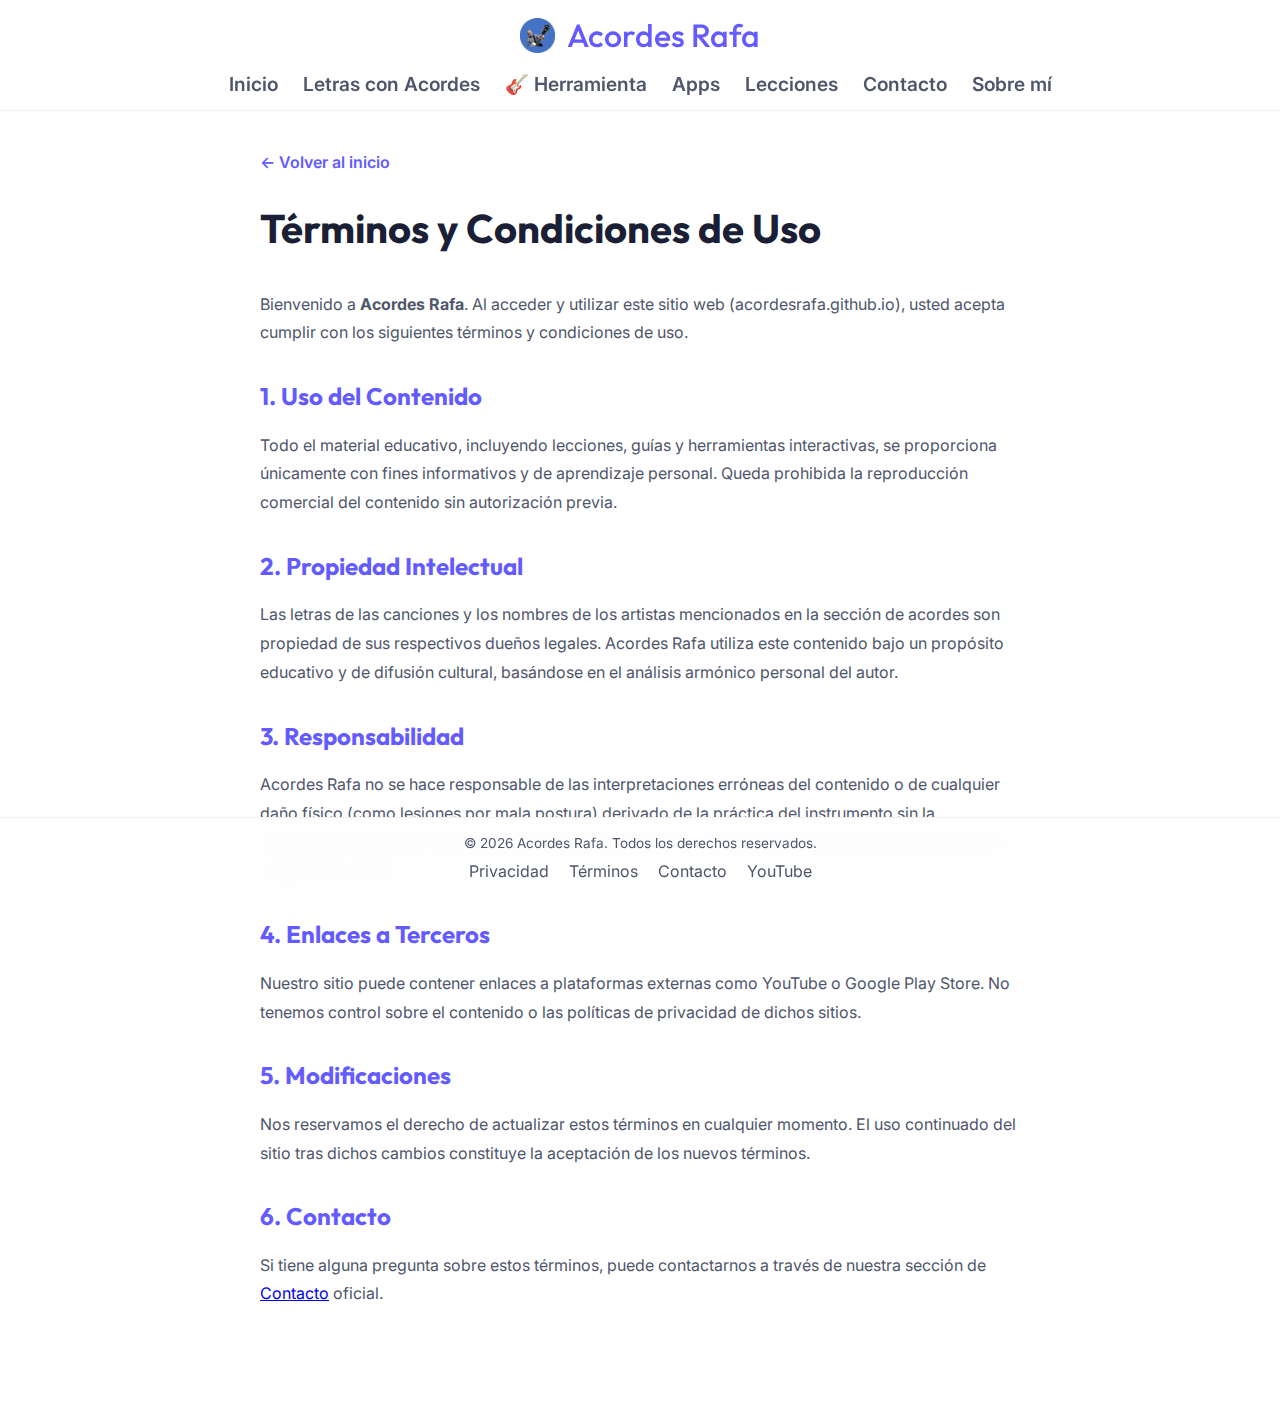
<file: terminos.html>
<!DOCTYPE html>
<html lang="es">
<head>
    <meta charset="UTF-8">
    <meta name="viewport" content="width=device-width, initial-scale=1.0">
    <title>Términos y Condiciones | Acordes Rafa</title>
    <!-- Google AdSense -->
    <script async src="https://pagead2.googlesyndication.com/pagead/js/adsbygoogle.js?client=ca-pub-2394918736393015"
     crossorigin="anonymous"></script>
    <link rel="stylesheet" href="styles.css">
    <link rel="icon" href="Fondoapp.webp">
    <style>
        .legal-content {
            padding: 150px 20px 100px;
            max-width: 800px;
            margin: 0 auto;
        }
        .legal-content h1 {
            font-family: 'Outfit', sans-serif;
            font-size: 2.5rem;
            color: var(--text-dark);
            margin-bottom: 30px;
        }
        .legal-content h2 {
            font-family: 'Outfit', sans-serif;
            font-size: 1.5rem;
            color: var(--stripe-blue);
            margin-top: 30px;
            margin-bottom: 15px;
        }
        .legal-content p, .legal-content li {
            color: var(--text-muted);
            line-height: 1.8;
            margin-bottom: 15px;
        }
        .legal-content ul {
            margin-left: 20px;
            margin-bottom: 20px;
        }
        .back-link {
            display: inline-block;
            margin-bottom: 20px;
            color: var(--stripe-blue);
            text-decoration: none;
            font-weight: 600;
        }
    </style>
</head>
<body>

    <header>
        <nav>
            <a href="index.html" class="logo">
                <img src="Fondoapp.webp" alt="Icono">
                Acordes Rafa
            </a>
            <ul class="nav-links">
                <li><a href="index.html#inicio">Inicio</a></li>
                <li><a href="acordes.html">Letras con Acordes</a></li>
                <li><a href="guitar-tool.html">🎸 Herramienta</a></li>
                <li><a href="index.html#apps">Apps</a></li>
                <li><a href="index.html#lecciones">Lecciones</a></li>
                <li><a href="contacto.html">Contacto</a></li>
                <li><a href="index.html#sobre-mi">Sobre mí</a></li>
            </ul>
        </nav>
    </header>

    <main class="legal-content">
        <a href="index.html" class="back-link">← Volver al inicio</a>
        <h1>Términos y Condiciones de Uso</h1>
        
        <p>Bienvenido a <strong>Acordes Rafa</strong>. Al acceder y utilizar este sitio web (acordesrafa.github.io), usted acepta cumplir con los siguientes términos y condiciones de uso.</p>

        <h2>1. Uso del Contenido</h2>
        <p>Todo el material educativo, incluyendo lecciones, guías y herramientas interactivas, se proporciona únicamente con fines informativos y de aprendizaje personal. Queda prohibida la reproducción comercial del contenido sin autorización previa.</p>

        <h2>2. Propiedad Intelectual</h2>
        <p>Las letras de las canciones y los nombres de los artistas mencionados en la sección de acordes son propiedad de sus respectivos dueños legales. Acordes Rafa utiliza este contenido bajo un propósito educativo y de difusión cultural, basándose en el análisis armónico personal del autor.</p>

        <h2>3. Responsabilidad</h2>
        <p>Acordes Rafa no se hace responsable de las interpretaciones erróneas del contenido o de cualquier daño físico (como lesiones por mala postura) derivado de la práctica del instrumento sin la supervisión adecuada. Recomendamos siempre seguir los consejos de ergonomía proporcionados en nuestras lecciones.</p>

        <h2>4. Enlaces a Terceros</h2>
        <p>Nuestro sitio puede contener enlaces a plataformas externas como YouTube o Google Play Store. No tenemos control sobre el contenido o las políticas de privacidad de dichos sitios.</p>

        <h2>5. Modificaciones</h2>
        <p>Nos reservamos el derecho de actualizar estos términos en cualquier momento. El uso continuado del sitio tras dichos cambios constituye la aceptación de los nuevos términos.</p>

        <h2>6. Contacto</h2>
        <p>Si tiene alguna pregunta sobre estos términos, puede contactarnos a través de nuestra sección de <a href="contacto.html">Contacto</a> oficial.</p>
    </main>

    <footer>
        <div class="container">
            <p>&copy; 2026 Acordes Rafa. Todos los derechos reservados.</p>
            <div style="display: flex; justify-content: center; gap: 20px; margin-top: 5px;">
                <a href="privacidad.html" style="color: var(--text-muted); text-decoration: none;">Privacidad</a>
                <a href="terminos.html" style="color: var(--text-muted); text-decoration: none;">Términos</a>
                <a href="contacto.html" style="color: var(--text-muted); text-decoration: none;">Contacto</a>
                <a href="https://www.youtube.com/@AcordesRafa" target="_blank" style="color: var(--text-muted); text-decoration: none;">YouTube</a>
            </div>
        </div>
    </footer>

</body>
</html>
</file>
<file: styles.css>
/* Google Fonts */
@import url('https://fonts.googleapis.com/css2?family=Inter:wght@300;400;500;600;700;800&family=Outfit:wght@400;700&display=swap');

:root {
    --stripe-blue: #635bff;
    --airbnb-red: #ff385c;
    --bg-fresh: #ffffff;
    --bg-secondary: #f6f9fc;
    --text-dark: #1a1f36;
    --text-muted: #4f566b;
    --white: #ffffff;
    --shadow-soft: 0 4px 6px rgba(50,50,93,0.05), 0 1px 3px rgba(0,0,0,0.05);
    --shadow-hover: 0 10px 20px rgba(50,50,93,0.08);
    --radius: 8px;
    --transition: all 0.2s ease;
}

* {
    margin: 0;
    padding: 0;
    box-sizing: border-box;
}

body {
    font-family: 'Inter', sans-serif;
    background-color: var(--bg-fresh);
    color: var(--text-dark);
    line-height: 1.6;
    -webkit-font-smoothing: antialiased;
}

/* Header */
header {
    position: fixed;
    top: 0;
    width: 100%;
    z-index: 1000;
    background: rgba(255, 255, 255, 0.9);
    backdrop-filter: blur(10px);
    border-bottom: 1px solid rgba(0,0,0,0.05);
}

nav {
    display: flex;
    flex-direction: column;
    justify-content: center;
    align-items: center;
    height: auto;
    padding: 10px 20px;
    max-width: 1100px;
    margin: 0 auto;
    gap: 8px;
}

.logo {
    font-family: 'Outfit', sans-serif;
    font-size: 2rem;
    font-weight: 500;
    color: var(--stripe-blue);
    text-decoration: none;
    display: flex;
    align-items: center;
    gap: 12px;
}

.logo img {
    height: 35px;
    border-radius: 8px;
}

.nav-links {
    display: flex;
    gap: 25px;
    list-style: none;
}

.nav-links a {
    text-decoration: none;
    color: var(--text-muted);
    font-weight: 600;
    font-size: 1.2rem;
    transition: var(--transition);
}

.nav-links a:hover {
    color: var(--text-dark);
}

/* Hero Section (Stripe Inspired) */
.hero {
    min-height: 40vh;
    display: flex;
    align-items: center;
    position: relative;
    overflow: visible; /* Changed from hidden to avoid clipping */
    background: radial-gradient(circle at 100% 0%, rgba(99, 91, 255, 0.05), transparent 50%),
                radial-gradient(circle at 0% 100%, rgba(255, 56, 92, 0.02), transparent 50%);
    padding-top: 150px;
}

/* Global Background Logo */
.fixed-background {
    position: fixed;
    top: 100px; /* Below header */
    bottom: 80px; /* Above footer safety */
    left: 50%;
    transform: translateX(-50%);
    width: 100%;
    height: calc(100vh - 180px);
    display: flex;
    justify-content: center;
    align-items: center;
    z-index: -2;
    pointer-events: none;
}

.fixed-background img {
    height: 100%; /* Fill the available vertical space */
    width: auto;
    max-width: 90%;
    object-fit: contain;
    opacity: 0.3; /* More intense as requested */
}

.hero-container {
    display: flex;
    align-items: center;
    gap: 40px;
    position: relative;
    z-index: 1;
    padding-left: 5%; /* Shift content slightly to the right */
}

.hero-content {
    flex: 1;
}

.hero-image {
    display: none; /* Removed from section, now global */
}

.fixed-guitar {
    position: fixed;
    right: 5%;
    top: 150px; /* Safe distance from header */
    width: 220px;
    z-index: 10;
    pointer-events: none;
    display: block;
}

@media (max-width: 900px) {
    .fixed-guitar {
        position: relative;
        top: 0;
        right: 0;
        margin: 20px auto;
        width: 180px;
        order: -1; /* Show above text on mobile tasks */
    }
}

.fixed-guitar img {
    width: 100%;
    height: auto;
    filter: drop-shadow(0 15px 30px rgba(0,0,0,0.15));
    animation: float 6s ease-in-out infinite;
}

@keyframes float {
    0%, 100% { transform: translateY(0); }
    50% { transform: translateY(-30px); }
}

.hero h1 {
    font-family: 'Outfit', sans-serif;
    font-size: 2rem;
    line-height: 1.1;
    margin-bottom: 12px;
    color: var(--text-dark);
}

.hero p {
    font-size: 1rem;
    color: var(--text-muted);
    margin-bottom: 16px;
    max-width: 400px;
}

/* Buttons (Stripe Inspired) */
.btn {
    display: inline-flex;
    align-items: center;
    padding: 12px 24px;
    border-radius: 25px;
    text-decoration: none;
    font-weight: 600;
    font-size: 0.95rem;
    transition: var(--transition);
    border: none;
    cursor: pointer;
}

.btn-primary {
    background: var(--stripe-blue);
    color: var(--white);
    box-shadow: 0 4px 6px rgba(50, 50, 93, 0.11), 0 1px 3px rgba(0, 0, 0, 0.08);
}

.btn-primary:hover {
    transform: translateY(-2px);
    box-shadow: var(--shadow-hover);
    filter: brightness(1.1);
}

.btn-secondary {
    background: var(--bg-secondary);
    color: var(--stripe-blue);
    margin-left: 15px;
}

.btn-secondary:hover {
    background: #e6ebf1;
    transform: translateY(-2px);
}

/* Sections (Airbnb Inspired) */
section {
    padding: 30px 0;
    display: none; /* Hide all sections by default */
    background: transparent !important; /* Ensure logo is visible through sections */
}

section.active-section {
    display: block; /* Only show the active section */
    animation: fadeIn 0.4s ease-out;
}

@keyframes fadeIn {
    from { opacity: 0; transform: translateY(10px); }
    to { opacity: 1; transform: translateY(0); }
}

.section-title {
    font-family: 'Outfit', sans-serif;
    font-size: 1.5rem;
    margin-bottom: 15px;
    color: var(--text-dark);
    text-align: center;
}

.grid {
    display: grid;
    grid-template-columns: repeat(auto-fit, minmax(280px, 1fr));
    gap: 24px;
}

/* Cards (Airbnb Style) */
.card {
    background: var(--white);
    padding: 15px;
    border-radius: var(--radius);
    border: 1px solid rgba(0,0,0,0.05);
    transition: var(--transition);
    text-align: left;
}

.card:hover {
    transform: scale(1.02);
    box-shadow: var(--shadow-hover);
}

.card h3 {
    font-size: 1.25rem;
    margin-bottom: 12px;
    color: var(--text-dark);
}

.card p {
    color: var(--text-muted);
    font-size: 0.95rem;
}

/* Apps Section */
.apps-grid {
    display: flex;
    justify-content: center;
    align-items: center;
    gap: 15px;
    margin-top: 15px;
}

.app-badge {
    height: 35px;
    transition: var(--transition);
}

.app-badge:hover {
    transform: scale(1.05);
}

/* Video Feed */
.video-wrapper {
    background: var(--bg-secondary);
    padding: 20px;
    border-radius: 12px;
    text-align: center;
}

.video-container {
    position: relative;
    padding-bottom: 56.25%;
    height: 0;
    overflow: hidden;
    border-radius: 12px;
    box-shadow: var(--shadow-soft);
}

.video-container iframe {
    position: absolute;
    top: 0; left: 0;
    width: 100%; height: 100%;
}

/* Profile Section */
.profile-card {
    display: flex;
    align-items: center;
    gap: 48px;
    background: var(--white);
    padding: 64px;
    border-radius: 24px;
    box-shadow: var(--shadow-soft);
    margin-top: 40px;
}

.profile-img {
    width: 250px;
    height: 250px;
    border-radius: 20px;
    object-fit: cover;
    box-shadow: var(--shadow-soft);
}

/* Footer */
footer {
    position: fixed;
    bottom: 0;
    width: 100%;
    padding: 15px 0;
    background: rgba(255, 255, 255, 0.9);
    backdrop-filter: blur(10px);
    border-top: 1px solid rgba(0,0,0,0.05);
    text-align: center;
    z-index: 1000;
}

footer p {
    color: var(--text-muted);
    margin-bottom: 5px;
    font-size: 0.85rem;
}

/* Responsive */
@media (max-width: 900px) {
    .hero-container {
        flex-direction: column;
        text-align: center;
    }
    .hero h1 { font-size: 2.5rem; }
    .hero p { margin: 0 auto 32px; }
    .profile-card {
        flex-direction: column;
        text-align: center;
        padding: 40px 20px;
    }
}
</file>
